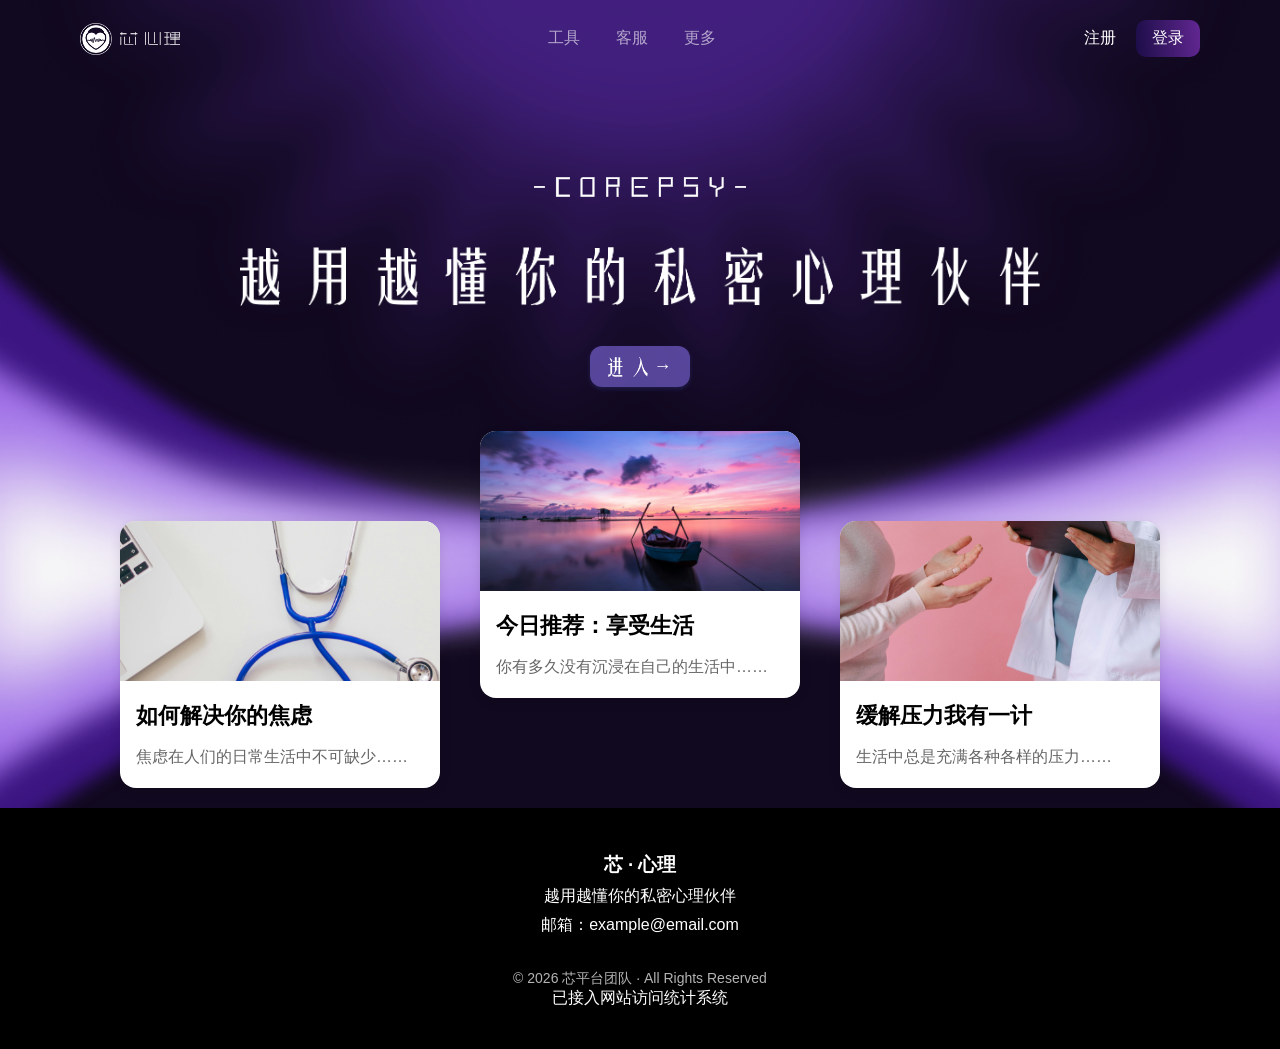
<file: index.html>
<!DOCTYPE html>
<html lang="zh">
<head>
<meta charset="UTF-8">
<meta name="viewport" content="width=device-width, initial-scale=1.0">
<title>芯 · 心理</title>
<link rel="icon" href="icon/黑色单logo.svg" type="image/svg+xml">
<link rel="stylesheet" href="css/indexn.css">

</head>

<body>
<img src="bg/太阳.png" class="top-bg">

<header class="header">
    <div class="logo">
    <img src="icon/白色单logo.svg" class="logo-icon" alt="核心logo">
    <img src="icon/白中文.svg" class="logo-font-svg" alt="装饰svg">
    </div>
        
        <div class="menu">
            <a href="#">工具</a>
            <a href="#">客服</a>
            <a href="#">更多</a>
        </div>

        <div class="auth">
            <a href="login.html?mode=register" class="register">注册</a>
            <a href="login.html?mode=login" class="login">登录</a>

        </div>
  
</header>


<section class="hero">
    <img src="icon/白英文.svg" class="english">
    <img src="photo/越用越懂你的私密心理伙伴.png" class="ziti">
    <button class="enter" onclick="location.href='denglu.html'" >
        <img src= "font/进入.png" alt="" style="width: 40px; height: 20px; vertical-align: middle;">
        →</button>
</section>
<section class="middle-img">
    <img src="bg/沙漏.png">
</section>

<section class="cards">

    <div class="card">
        <img src="photo/img1.png">
        <h3>如何解决你的焦虑</h3>
        <p>焦虑在人们的日常生活中不可缺少……</p>
    </div>

    <div class="card">
        <img src="photo/img2.png">
        <h3>今日推荐：享受生活</h3>
        <p>你有多久没有沉浸在自己的生活中……</p>
    </div>

    <div class="card">
        <img src="photo/img3.png">
        <h3>缓解压力我有一计</h3>
        <p>生活中总是充满各种各样的压力……</p>
    </div>

</section>



<footer class="footer">

<div class="footer-content">

<h3>芯 · 心理</h3>

<p>越用越懂你的私密心理伙伴</p>

<p>邮箱：example@email.com</p>

</div>

<div class="copyright">

<p>© 2026 芯平台团队 · All Rights Reserved</p>

</div>
<div class="stats">
  已接入网站访问统计系统
</div>

<script
  data-goatcounter="https://yongmon.goatcounter.com/count"
  async src="https://gc.zgo.at/count.js">
</script>
</footer>

</body>
</html>
</file>
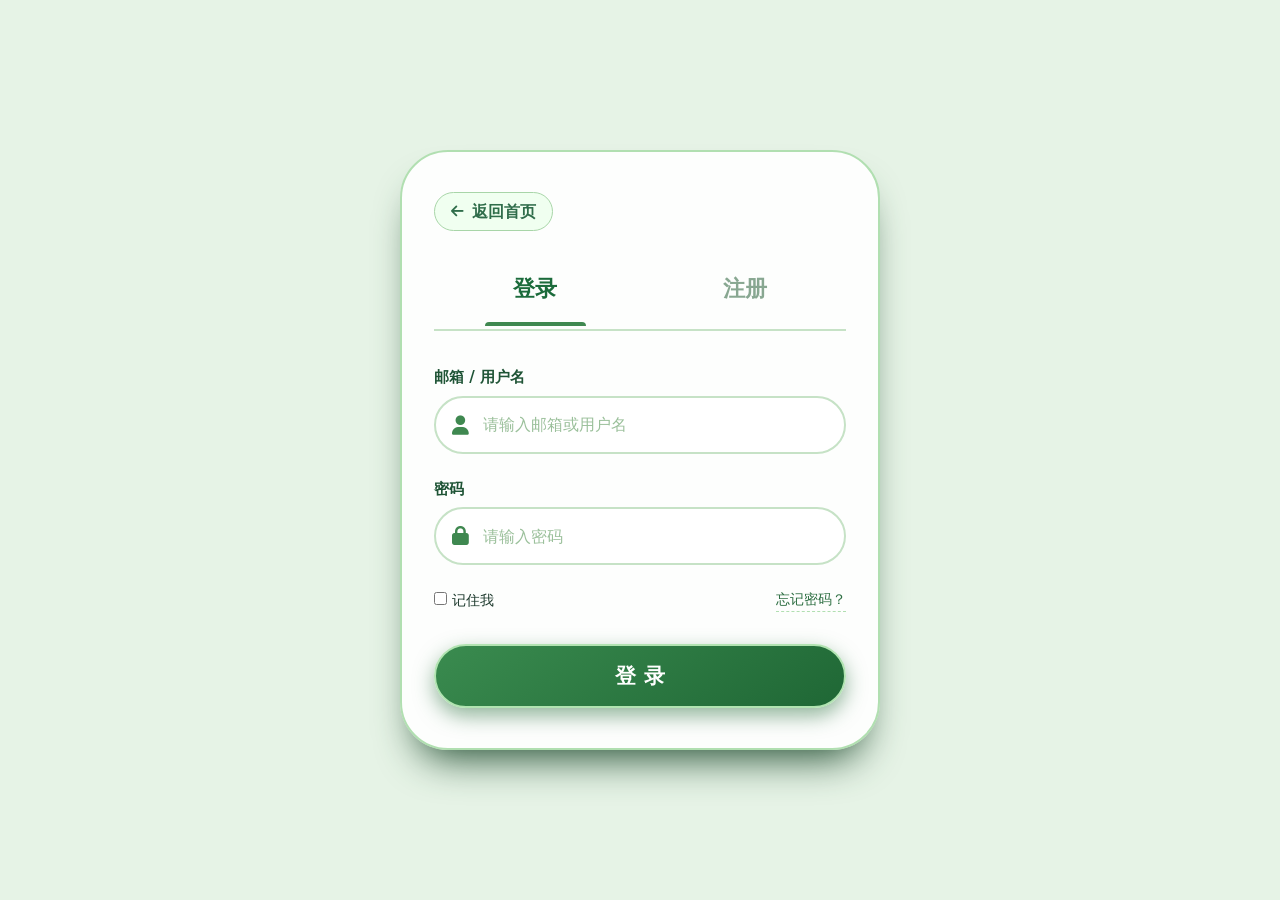
<file: auth.html>
<!DOCTYPE html>
<html lang="zh">
<head>
    <meta charset="UTF-8">
    <meta name="viewport" content="width=device-width, initial-scale=1.0, maximum-scale=1.5, user-scalable=yes">
    <title>芯 · 登录 / 注册</title>
    <!-- Font Awesome 6 图标库 -->
    <link rel="icon" href="./icon/黑色单logo.svg" type="image/svg">
    <link rel="stylesheet" href="https://cdnjs.cloudflare.com/ajax/libs/font-awesome/6.0.0-beta3/css/all.min.css">
    <style>
        * {
            margin: 0;
            padding: 0;
            box-sizing: border-box;
            font-family: system-ui, -apple-system, 'Segoe UI', Roboto, 'Helvetica Neue', 'Noto Sans', sans-serif;
        }

        body {
            background-color: #e6f3e6;
            color: #1e3a2e;
            line-height: 1.5;
            min-height: 100vh;
            display: flex;
            align-items: center;
            justify-content: center;
            padding: 1.5rem;
        }

        .auth-container {
            width: 100%;
            max-width: 480px;
            background: rgba(255, 255, 255, 0.9);
            backdrop-filter: blur(12px);
            -webkit-backdrop-filter: blur(12px);
            border-radius: 48px;
            padding: 2.5rem 2rem;
            box-shadow: 0 25px 40px -18px #1e4a2e;
            border: 2px solid #b1dfb1;
        }

        .back-home {
            display: inline-flex;
            align-items: center;
            gap: 0.5rem;
            color: #2f6d4a;
            text-decoration: none;
            font-weight: 600;
            margin-bottom: 1.8rem;
            transition: 0.2s;
            font-size: 1rem;
            border: 1px solid #a8d5a8;
            padding: 0.4rem 1rem;
            border-radius: 40px;
            background: #f0fff0;
        }
        .back-home i {
            font-size: 0.9rem;
        }
        .back-home:hover {
            background: #daf0da;
            border-color: #2b7340;
            color: #18522b;
        }

        .tabs {
            display: flex;
            gap: 0.5rem;
            margin-bottom: 2.2rem;
            border-bottom: 2px solid #c6e2c6;
            padding-bottom: 0.8rem;
        }
        .tab-btn {
            flex: 1;
            background: none;
            border: none;
            padding: 0.8rem 0;
            font-size: 1.4rem;
            font-weight: 650;
            color: #3b6e4b;
            cursor: pointer;
            border-radius: 40px 40px 0 0;
            transition: 0.2s;
            position: relative;
            opacity: 0.6;
        }
        .tab-btn.active {
            opacity: 1;
            color: #1b6b3b;
        }
        .tab-btn.active::after {
            content: '';
            position: absolute;
            bottom: -10px;
            left: 25%;
            width: 50%;
            height: 4px;
            background: #3f8850;
            border-radius: 4px 4px 0 0;
        }

        .form-container {
            transition: opacity 0.2s;
        }
        .form-container.hidden {
            display: none;
        }

        .form-group {
            margin-bottom: 1.5rem;
        }
        .form-group label {
            display: block;
            margin-bottom: 0.4rem;
            font-weight: 600;
            color: #1f5436;
            font-size: 0.95rem;
        }
        .input-wrapper {
            display: flex;
            align-items: center;
            background: white;
            border: 2px solid #c6e2c6;
            border-radius: 60px;
            padding: 0.2rem 1rem;
            transition: 0.2s;
        }
        .input-wrapper:focus-within {
            border-color: #3f8850;
            box-shadow: 0 0 0 4px rgba(80, 160, 90, 0.2);
        }
        .input-wrapper i {
            color: #3f8850;
            width: 24px;
            font-size: 1.2rem;
        }
        .input-wrapper input {
            width: 100%;
            padding: 0.9rem 0.5rem;
            border: none;
            background: transparent;
            font-size: 1rem;
            outline: none;
            color: #1e3a2e;
        }
        .input-wrapper input::placeholder {
            color: #9bc09b;
            font-weight: 300;
        }

        .extra-links {
            display: flex;
            justify-content: space-between;
            align-items: center;
            margin: 1rem 0 2rem;
            font-size: 0.9rem;
        }
        .extra-links a {
            color: #2d6e42;
            text-decoration: none;
            border-bottom: 1px dashed #b1dfb1;
        }
        .extra-links a:hover {
            color: #154d27;
        }

        .submit-btn {
            width: 100%;
            background: linear-gradient(145deg, #3a8b4f, #1f6735);
            border: none;
            color: white;
            font-size: 1.3rem;
            font-weight: 700;
            padding: 1rem;
            border-radius: 60px;
            cursor: pointer;
            box-shadow: 0 8px 20px #256b3980;
            transition: 0.15s;
            border: 2px solid #b1e3b1;
        }
        .submit-btn:hover {
            background: linear-gradient(145deg, #479e5d, #2a7a40);
            transform: scale(1.01);
            box-shadow: 0 12px 24px #1b542b;
        }

        .terms {
            margin: 1.5rem 0 0.5rem;
            font-size: 0.85rem;
            color: #3b6b4b;
            text-align: center;
        }
        .terms a {
            color: #1f6735;
            font-weight: 600;
            text-decoration: none;
        }

        @media (max-width: 480px) {
            .auth-container {
                padding: 2rem 1.2rem;
            }
            .tab-btn {
                font-size: 1.2rem;
            }
        }
    </style>
</head>
<body>
    <div class="auth-container">
        <!-- 返回首页链接（确保文件名与首页一致） -->
        <a href="index.html" class="back-home"><i class="fas fa-arrow-left"></i> 返回首页</a>

        <!-- 选项卡 -->
        <div class="tabs">
            <button class="tab-btn active" id="tab-login">登录</button>
            <button class="tab-btn" id="tab-register">注册</button>
        </div>

        <!-- 登录表单（无验证，无必需属性） -->
        <div id="login-form" class="form-container">
            <form>
                <div class="form-group">
                    <label>邮箱 / 用户名</label>
                    <div class="input-wrapper">
                        <i class="fas fa-user"></i>
                        <input type="text" placeholder="请输入邮箱或用户名">
                    </div>
                </div>
                <div class="form-group">
                    <label>密码</label>
                    <div class="input-wrapper">
                        <i class="fas fa-lock"></i>
                        <input type="password" placeholder="请输入密码">
                    </div>
                </div>
                <div class="extra-links">
                    <label><input type="checkbox" style="accent-color: #3f8850;"> 记住我</label>
                    <a href="#">忘记密码？</a>
                </div>
                <button type="submit" class="submit-btn">登 录</button>
            </form>
        </div>

        <!-- 注册表单（无验证，无必需属性） -->
        <div id="register-form" class="form-container hidden">
            <form>
                <div class="form-group">
                    <label>用户名</label>
                    <div class="input-wrapper">
                        <i class="fas fa-user"></i>
                        <input type="text" placeholder="昵称或用户名">
                    </div>
                </div>
                <div class="form-group">
                    <label>电子邮箱</label>
                    <div class="input-wrapper">
                        <i class="fas fa-envelope"></i>
                        <input type="email" placeholder="your@email.com">
                    </div>
                </div>
                <div class="form-group">
                    <label>密码</label>
                    <div class="input-wrapper">
                        <i class="fas fa-lock"></i>
                        <input type="password" placeholder="至少8位">
                    </div>
                </div>
                <div class="form-group">
                    <label>确认密码</label>
                    <div class="input-wrapper">
                        <i class="fas fa-lock"></i>
                        <input type="password" placeholder="再次输入密码">
                    </div>
                </div>
                <div class="terms">
                    点击注册即表示同意 <a href="#">《用户协议》</a> 和 <a href="#">《隐私政策》</a>
                </div>
                <button type="submit" class="submit-btn">注 册</button>
            </form>
        </div>
    </div>

    <script>
        (function() {
            // 选项卡切换功能（保留）
            const tabLogin = document.getElementById('tab-login');
            const tabRegister = document.getElementById('tab-register');
            const loginFormDiv = document.getElementById('login-form');
            const registerFormDiv = document.getElementById('register-form');

            function showLogin(updateUrl = true) {
                tabLogin.classList.add('active');
                tabRegister.classList.remove('active');
                loginFormDiv.classList.remove('hidden');
                registerFormDiv.classList.add('hidden');
                if (updateUrl) {
                    const url = new URL(window.location);
                    url.searchParams.set('mode', 'login');
                    window.history.replaceState({}, '', url);
                }
            }

            function showRegister(updateUrl = true) {
                tabRegister.classList.add('active');
                tabLogin.classList.remove('active');
                registerFormDiv.classList.remove('hidden');
                loginFormDiv.classList.add('hidden');
                if (updateUrl) {
                    const url = new URL(window.location);
                    url.searchParams.set('mode', 'register');
                    window.history.replaceState({}, '', url);
                }
            }

            tabLogin.addEventListener('click', () => showLogin(true));
            tabRegister.addEventListener('click', () => showRegister(true));

            // 根据 URL 参数初始化显示
            const urlParams = new URLSearchParams(window.location.search);
            const mode = urlParams.get('mode');
            if (mode === 'register') {
                showRegister(false);
            } else {
                showLogin(false);
                if (!mode) {
                    // 清除可能残留的 mode 参数
                    const url = new URL(window.location);
                    if (url.searchParams.has('mode')) {
                        url.searchParams.delete('mode');
                        window.history.replaceState({}, '', url);
                    }
                }
            }

            // ===== 新增：纯静态登录/注册处理 =====
            // 登录表单提交：弹出提示并跳转回首页
            document.querySelector('#login-form form').addEventListener('submit', function(e) {
                e.preventDefault();  // 阻止页面刷新
                alert('登录成功！(演示)');
                window.location.href = 'index.html';  // 跳转回首页（请确保文件名正确）
            });

            // 注册表单提交：弹出提示并跳转回首页
            document.querySelector('#register-form form').addEventListener('submit', function(e) {
                e.preventDefault();
                alert('注册成功！(演示)');
                window.location.href = 'index.html';
            });
        })();
    </script>
</body>
</html>
</file>
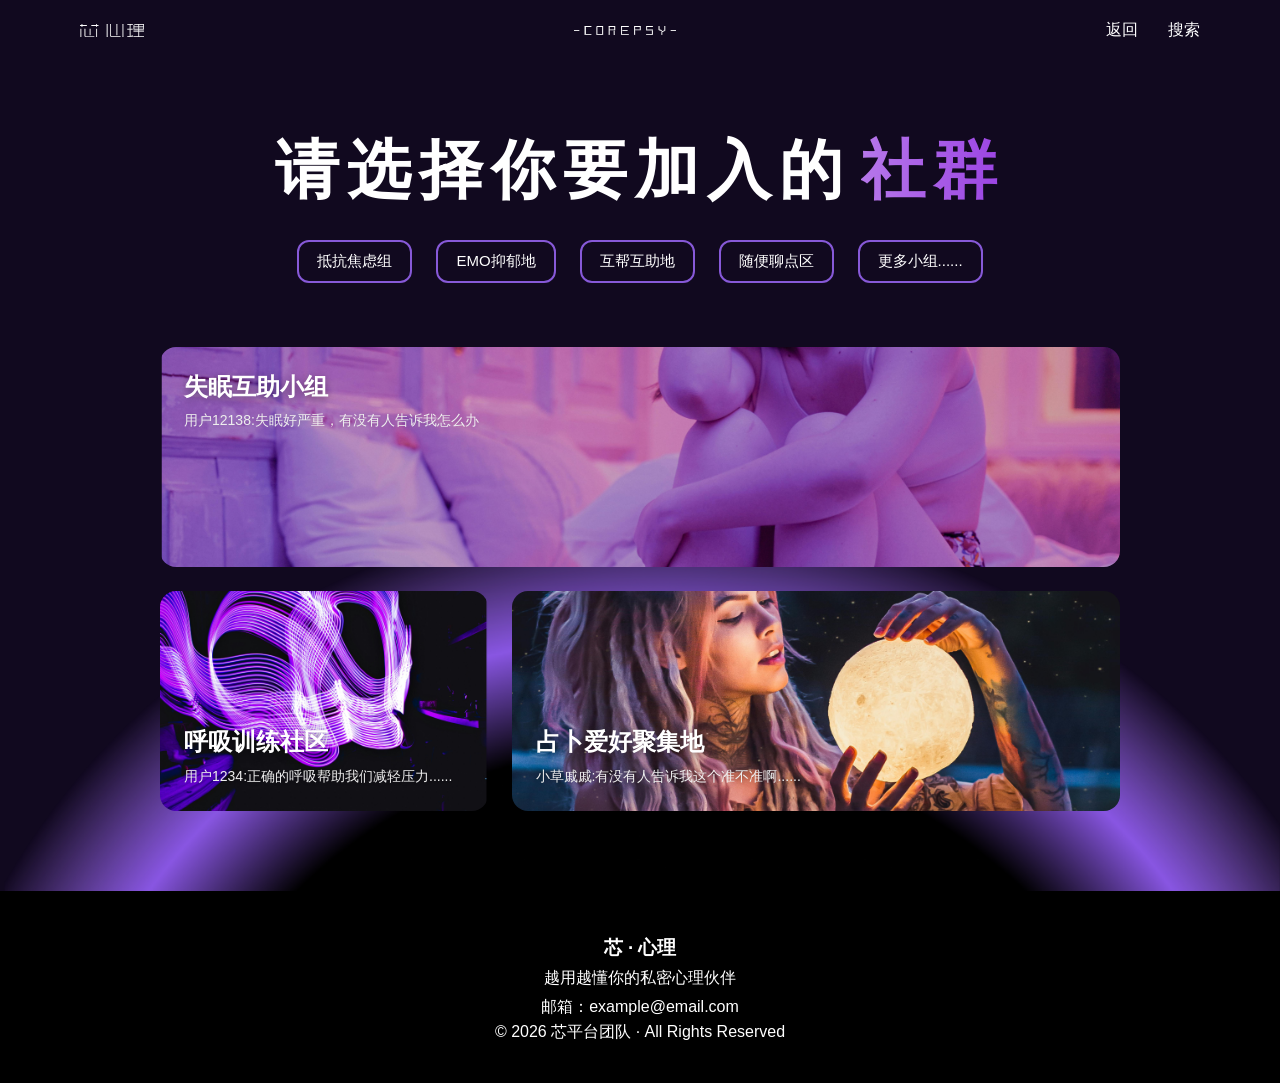
<file: community.html>
<!DOCTYPE html>
<html lang="zh">
<head>
<meta charset="UTF-8">
<meta name="viewport" content="width=device-width, initial-scale=1.0">
<title>芯 · 心理</title>
<link rel="icon" href="icon/黑色单logo.svg" type="image/svg+xml">
<link rel="stylesheet" href="css/community.css">
</head>
<body>
  <!-- 新增页面容器 -->
  <div class="page-container">
    <!-- 新增内容包裹层 -->
    <div class="content-wrap">
      <header class="header">
        <img src="icon/白中文.svg" class="logo-font-c" alt="装饰svg1">
        <img src="icon/白英文.svg" class="logo-font-e" alt="装饰svg0">
        <div class="header-right">
          <a href="#" class="nav-link" id="backBtn">返回</a>
          <script>
              document.getElementById('backBtn').addEventListener('click', function(e) {
                  e.preventDefault();
                  window.history.back();
              });
          </script>
          <a href="#" class="nav-link">搜索</a>
        </div>
      </header>
      <section class="hero">
          <div class="hero-content">
              <div class="title-group">
                  <h1 class="hero-title">请选择你要加入的</h1>
                  <h1 class="hero-title-community">社群</h1>
              </div>
              <div class="hero-btn">
                  <button class="back-btn">抵抗焦虑组</button>
                  <button class="back-btn">EMO抑郁地</button>
                  <button class="back-btn">互帮互助地</button>
                  <button class="back-btn">随便聊点区</button>
                  <button class="back-btn">更多小组......</button>
              </div>
          </div>
      </section>
      <section class="middle-img">
          <img src="bg/半圆.png">
      </section>
      <section class="cards">
        <a href="#" class="card">
            <img src="bg/失眠.png">
            <div class="card-text">
                <h3 class="card-title">失眠互助小组</h3>
                <p class="card-desc">用户12138:失眠好严重，有没有人告诉我怎么办</p>
            </div>
        </a>
        <a href="#" class="card">
            <img src="bg/呼吸.png">
            <div class="card-text1">
            <h3 class="card-title">呼吸训练社区</h3>
            <p class="card-desc">用户1234:正确的呼吸帮助我们减轻压力......</p>
    </div>
        </a>
        <a href="#" class="card">
            <img src="bg/占卜.png">
            <div class="card-text1">
            <h3 class="card-title">占卜爱好聚集地</h3>
            <p class="card-desc">小草戚戚:有没有人告诉我这个准不准啊......</p>
    </div>
        </a>
      </section>
    </div>
    <!-- 页脚放在容器内 -->
    <footer class="footer">
      <div class="footer-content">
        <h3>芯 · 心理</h3>
        <p>越用越懂你的私密心理伙伴</p>
        <p>邮箱：example@email.com</p>
      </div>
      <div class="copyright">
        <p>© 2026 芯平台团队 · All Rights Reserved</p>
      </div>
    </footer>
  </div>
</body>
</html>
</file>
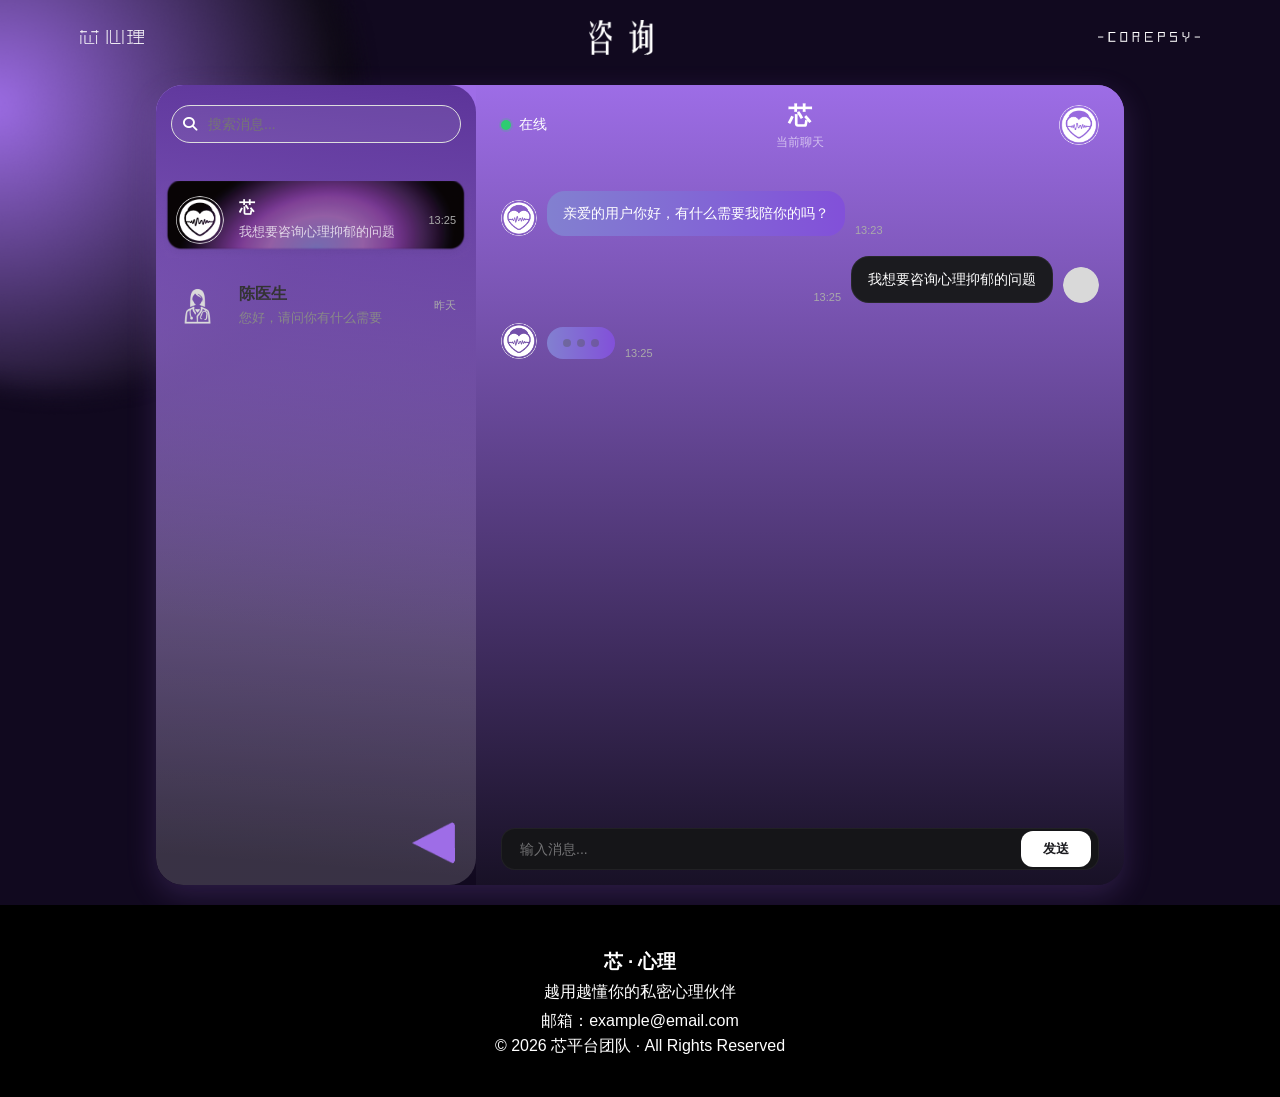
<file: consult.html>
<!DOCTYPE html>
<html lang="zh">
<head>
<meta charset="UTF-8">
<link rel="stylesheet" href="https://cdnjs.cloudflare.com/ajax/libs/font-awesome/6.5.0/css/all.min.css">
<meta name="viewport" content="width=device-width, initial-scale=1.0">
<title>芯 · 心理</title>
<link rel="icon" href="icon/黑色单logo.svg" type="image/svg+xml">
<link rel="stylesheet" href="css/consult.css">
</head>
<body>
    <img src="bg/左上角.png" class="top-bg">
    <header class="header">
    <img src="icon/白中文.svg" class="logo-font-c" alt="装饰svg1">
    <img src="font/咨询.png" class="logo-font-c">
    <img src="icon/白英文.svg" class="logo-font-e" alt="装饰svg0">
    </header>

        <!-- 主要聊天区域 -->
    <main class="chat-main">
        <!-- 左侧：最近消息列表 -->
        <aside class="chat-sidebar">
            <div class="sidebar-header">
                <button class="back-btn" aria-label="返回" >
                    
                </button>
                <div class="search-box">
                    <i class="fas fa-search search-icon"></i>
                    <input type="text" placeholder="搜索消息...">
                </div>
            </div>
            <div class="recent-list">
                <div class="recent-item active">
                    <img src="icon/白色单logo.svg" alt="头像" class="avatar">
                    <div class="recent-info">
                        <h4>芯</h4>
                        <p>我想要咨询心理抑郁的问题</p>
                    </div>
                    <span class="time">13:25</span>
                </div>
                <div class="recent-item">
                    <img src="bg/女医生.png" alt="头像" class="avatar">
                    <div class="recent-info">
                        <h4>陈医生</h4>
                        <p>您好，请问你有什么需要</p>
                    </div>
                    <span class="time">昨天</span>
                </div>
                <!-- 更多最近消息... -->
            </div>
        </aside>

        <!-- 右侧：聊天主界面 -->
        <section class="chat-area">
            <!-- 状态栏 -->
            <div class="chat-status-bar">
                <div class="status-left">
                    <span class="status-indicator online"></span>  <!-- 在线状态点 -->
                    <span class="status-text">在线</span>
                </div>
                <div class="status-center">
                    <span class="chat-name">芯</span>
                    <span class="subtitle">当前聊天</span>
                </div>
                <div class="status-right">
                    <img src="icon/白色单logo.svg" alt="对方头像" class="chat-avatar">
                </div>
            </div>

            <!-- 消息记录区域 -->
            <div class="messages-container" id="messageContainer">
                <div class="message received">
                    <img src="icon/白色单logo.svg" alt="头像" class="msg-avatar">
                    <div class="msg-bubble">亲爱的用户你好，有什么需要我陪你的吗？</div>
                    <span class="msg-time">13:23</span>
                </div>
                <div class="message sent">
                    <img src="bg/user.png" alt="我的头像" class="msg-avatar"> 
                    <div class="msg-bubble">我想要咨询心理抑郁的问题</div>
                    <span class="msg-time">13:25</span>
                   
                </div>
             <div class="message received">
                    <img src="icon/白色单logo.svg" alt="头像" class="msg-avatar">
                    <div class="msg-bubble thinking">
                        <span class="dot"></span>
                        <span class="dot"></span>
                        <span class="dot"></span>
                    </div>
                    <span class="msg-time">13:25</span>
            </div>
        
        </div>

            <!-- 消息输入框 -->
            <div class="message-input-area">
               <div class="input-box">
                 <input type="text" id="messageInput" placeholder="输入消息...">
                 <button class="send-btn" id="sendBtn">发送</button>
               </div>
            </div>
        </section>
    </main>


<footer class="footer">

<div class="footer-content">

<h3>芯 · 心理</h3>

<p>越用越懂你的私密心理伙伴</p>

<p>邮箱：example@email.com</p>

</div>

<div class="copyright">

<p>© 2026 芯平台团队 · All Rights Reserved</p>

</div>

</footer>

 <!-- 简单的JavaScript实现发送消息（静态演示，刷新后消失） -->
    <script>
        (function() {
            // 获取DOM元素
            const messageContainer = document.getElementById('messageContainer');
            const messageInput = document.getElementById('messageInput');
            const sendBtn = document.getElementById('sendBtn');

            // 发送消息函数
            function sendMessage() {
                const text = messageInput.value.trim();
                if (text === '') return;  // 不发送空消息

                // 创建新的消息div (自己发送，所以用sent类)
                const newMessage = document.createElement('div');
                newMessage.className = 'message sent';

                // 我的头像
                const avatarImg = document.createElement('img');
                avatarImg.src = 'bg/user.png';
                avatarImg.alt = '我的头像';
                avatarImg.className = 'msg-avatar';

                // 气泡
                const bubbleDiv = document.createElement('div');
                bubbleDiv.className = 'msg-bubble';
                bubbleDiv.textContent = text;

                // 时间
                const timeSpan = document.createElement('span');
                timeSpan.className = 'msg-time';
                const now = new Date();
                const hours = now.getHours().toString().padStart(2, '0');
                const minutes = now.getMinutes().toString().padStart(2, '0');
                timeSpan.textContent = `${hours}:${minutes}`;

                // 按sent的结构依次添加：头像、气泡、时间 (因为flex-direction: row-reverse，顺序不影响视觉，但为了语义按DOM顺序)
                newMessage.appendChild(avatarImg);
                newMessage.appendChild(bubbleDiv);
                newMessage.appendChild(timeSpan);

                // 插入到容器中
                messageContainer.appendChild(newMessage);

                // 清空输入框
                messageInput.value = '';

                // 滚动到最新消息
                messageContainer.scrollTop = messageContainer.scrollHeight;
            }

            // 绑定发送按钮点击事件
            sendBtn.addEventListener('click', function(e) {
                e.preventDefault();  // 防止任何可能的表单提交
                sendMessage();
            });

            // 绑定回车键
            messageInput.addEventListener('keypress', function(e) {
                if (e.key === 'Enter') {
                    e.preventDefault();  // 防止换行或提交
                    sendMessage();
                }
            });

           

            // 左侧返回按钮演示
            document.querySelector('.back-btn').addEventListener('click',function(){
                        window.history.go(-1);
                    })

            // 搜索框演示（不实际搜索）
            document.querySelector('.search-box input').addEventListener('input', function() {
                // 静默，不做处理，仅展示
            });
        })();
    </script>
    <!-- 说明：这是一个静态演示页面，所有发送的消息只存在于当前DOM，刷新页面即重置。头像已为您在sent消息中添加。 -->
</body>

</html>
</file>
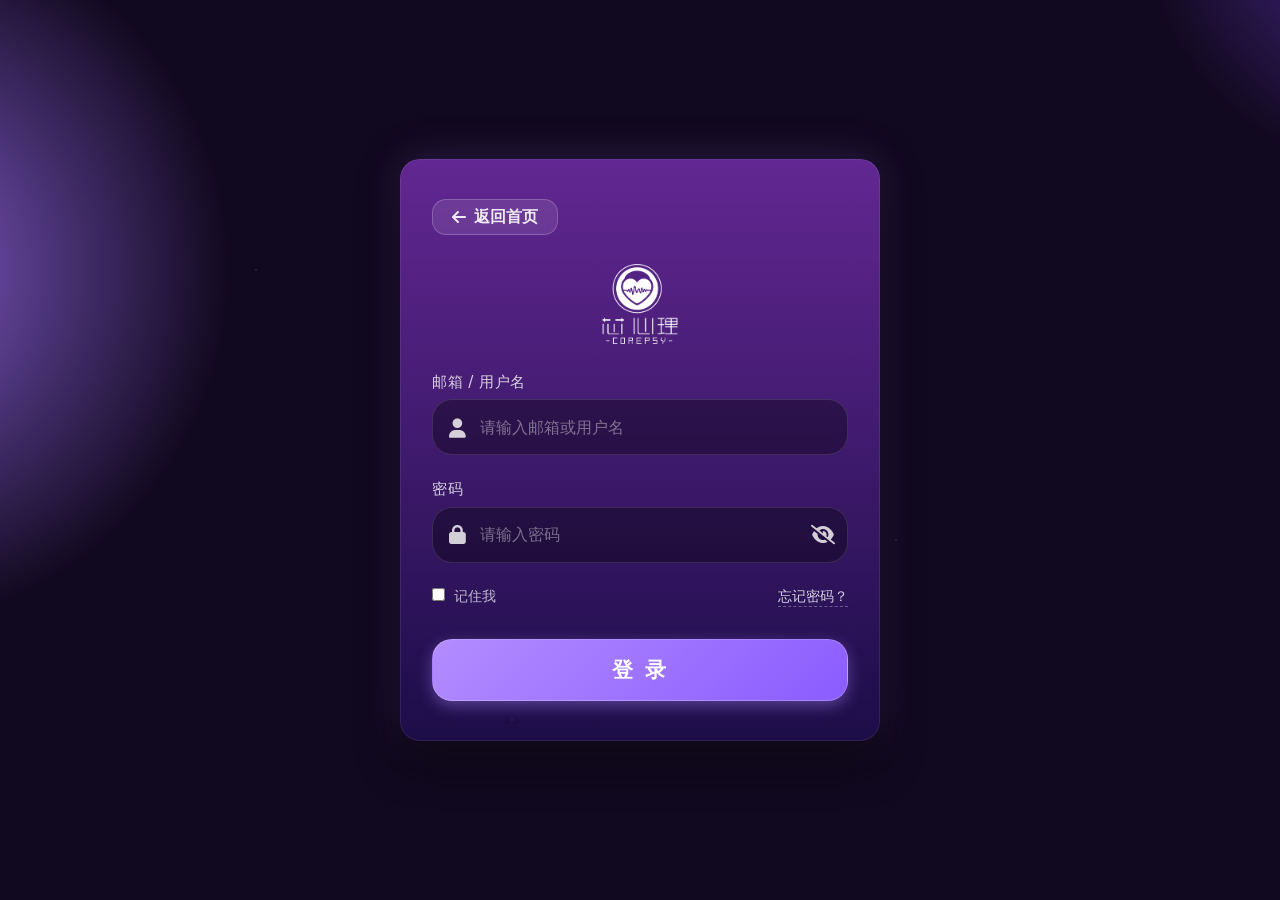
<file: denglu.html>
<!DOCTYPE html>
<html lang="zh">
<head>
    <meta charset="UTF-8">
    <meta name="viewport" content="width=device-width, initial-scale=1.0, maximum-scale=1.5, user-scalable=yes">
    <title>芯 · 心理</title>
    <!-- Font Awesome 6 图标库 -->
    <link rel="icon" href="icon/黑色单logo.svg" type="image/svg">
    <link rel="stylesheet" href="https://cdnjs.cloudflare.com/ajax/libs/font-awesome/6.0.0-beta3/css/all.min.css">
    <link rel="stylesheet" href="css/login.css">
</head>
<body>
    <div class="auth-container">
        <!-- 返回首页链接（确保文件名与首页一致） -->
        <a href="indexn.html" class="back-home"><i class="fas fa-arrow-left"></i> 返回首页</a>

        <!--logo图片-->
        <div class="form-logo">
            <img src="icon/白色带文字.svg" alt="Logo">
        </div>
        <!-- 选项卡 -->
        

        <!-- 登录表单（无验证，无必需属性） -->
        <div id="login-form" class="form-container">
            <form>
                <div class="form-group">
                    <label>邮箱 / 用户名</label>
                    <div class="input-wrapper">
                        <i class="fas fa-user"></i>
                        <input type="text" placeholder="请输入邮箱或用户名">
                    </div>
                </div>
                <div class="form-group">
                    <label>密码</label>
                    <div class="input-wrapper">
                        <i class="fas fa-lock"></i>
                        <input type="password" placeholder="请输入密码">
                        <i class="fas fa-eye-slash toggle-password" id="toggle-login"></i>
                    </div>
                </div>
                <div class="extra-links">
                    <label><input type="checkbox" style="accent-color: rgba(165,116,255,0.8);"> 记住我</label>
                    <a href="#">忘记密码？</a>
                </div>
                <button type="submit" class="submit-btn">登 录</button>
            </form>
        </div>
  
    </div>

   <script>
    document.querySelector('#login-form form').addEventListener('submit', function(e) {
    e.preventDefault();
    alert('登录成功！');
    window.location.href = 'explore.html';
    });
    // 密码可见性切换
document.querySelectorAll('.toggle-password').forEach(icon => {
    icon.addEventListener('click', function(e) {
        // 获取当前图标前面的 input 元素（图标紧跟在 input 后面）
        const input = this.previousElementSibling;
        if (input && input.type === 'password') {
            input.type = 'text';
            this.classList.remove('fa-eye-slash');
            this.classList.add('fa-eye');
        } else if (input) {
            input.type = 'password';
            this.classList.remove('fa-eye');
            this.classList.add('fa-eye-slash');
        }
    });
});
</script>
</body>
</html>
</file>
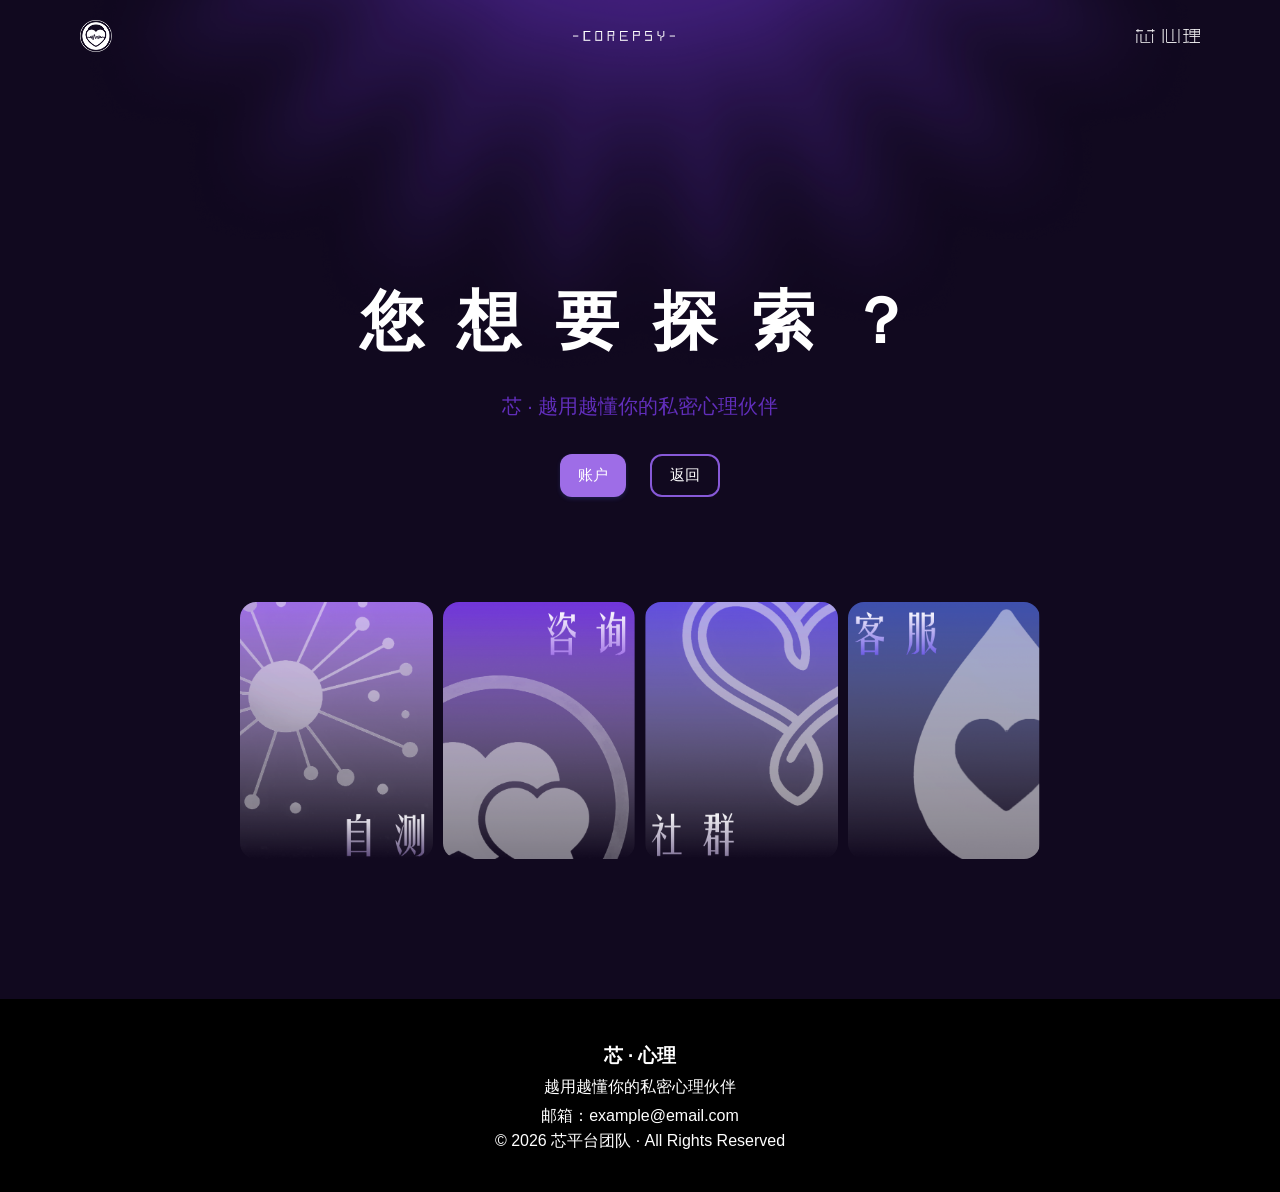
<file: explore.html>
<!DOCTYPE html><!--告诉浏览器这是 HTML5。-->
<html lang="zh">
<head>
<meta charset="UTF-8">
<meta name="viewport" content="width=device-width, initial-scale=1.0">
<title>芯 · 心理</title>
<link rel="icon" href="icon/黑色单logo.svg" type="image/svg+xml">
<link rel="stylesheet" href="css/explore.css">
</head>
<body>
    <img src="bg/太阳.png" class="top-bg">
    <header class="header">
   
    <img src="icon/白色单logo.svg" class="logo-icon" alt="核心logo">
    <img src="icon/白英文.svg" class="logo-font-e" alt="装饰svg0">
    <img src="icon/白中文.svg" class="logo-font-c" alt="装饰svg1">
    

    </header>
    
    <section class="hero1">
        <div class="hero1-content">
            <h1 class="hero1-title">您 想 要 探 索 ？</h1>
            <p class="hero1-subtitle">芯 · 越用越懂你的私密心理伙伴</p>

            <div class="hero1-btn">
                <button class="account">账户</button>
                <button class="back-btn">返回</button>
                <script>
                    document.querySelector('.back-btn').addEventListener('click',function(){
                        window.history.go(-1);
                    })
                </script>
            </div>
        </div>
    </section>

 <section class="cards">
    <a href="#" class="card">
        <img src="bg/自测.png">
    </a>
    <a href="consult.html" class="card">
        <img src="bg/咨询.png">
    </a>
    <a href="community.html" class="card">
        <img src="bg/社群.png">
    </a>
    <a href="#" class="card">
        <img src="bg/客服.png">
    </a>
</section>


<footer class="footer">

<div class="footer-content">

<h3>芯 · 心理</h3>

<p>越用越懂你的私密心理伙伴</p>

<p>邮箱：example@email.com</p>

</div>

<div class="copyright">

<p>© 2026 芯平台团队 · All Rights Reserved</p>

</div>

</footer>
</body>

</html>
</file>
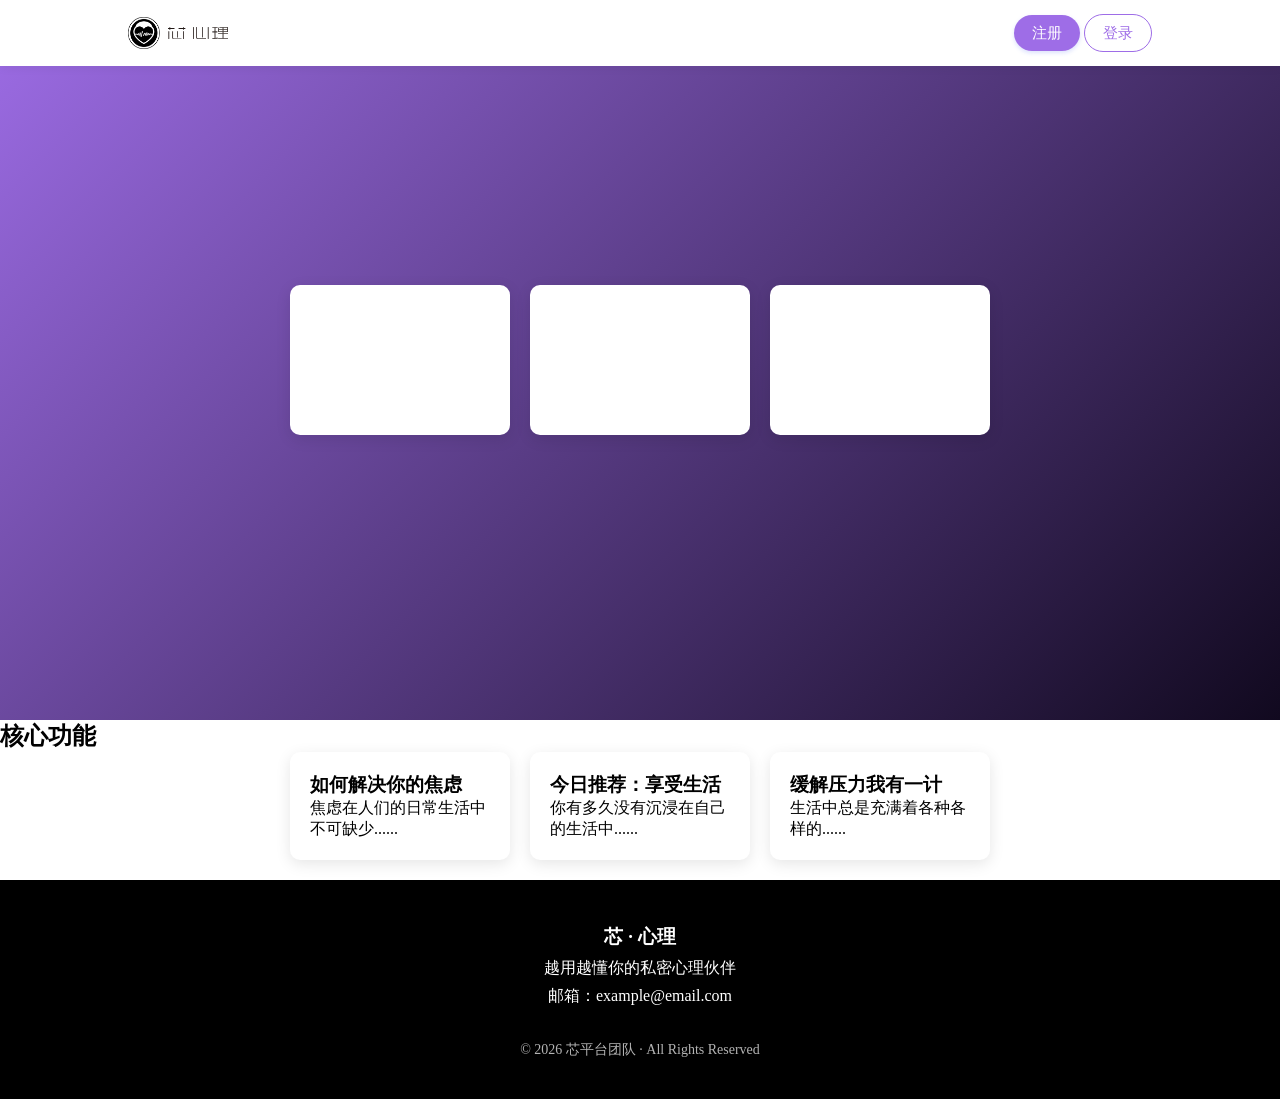
<file: index01.html>
<!DOCTYPE html><!--告诉浏览器这是 HTML5。-->
<html lang="zh">
<!--
   网站配置区域：
   字符编码 标题 样式文件
-->
<head>
<meta charset="UTF-8">
<meta name="viewport" content="width=device-width, initial-scale=1.0">
<title>芯 · 心理</title>
<link rel="icon" href="./icon/黑色单logo.svg" type="image/svg+xml">
<link rel="stylesheet" href="css/style.css">

</head>

<body>
<!--- 页头部分 -->
<header class="header">
<div class="logo">
    <img src="/icon/黑色单logo.svg" class="logo-icon" alt="核心logo">
    <!-- <span class="logo-text">芯 · 心理</span> -->
    <img src="/font/中文.svg" class="logo-font-svg" alt="装饰svg">
</div>
<!--导航-->
<!-- <nav>

<a href="#">首页</a>
<a href="#about">项目背景</a>
<a href="#solution">解决方案</a>
<a href="#features">核心功能</a>
<a href="#demo">Demo</a>
<a href="#team">团队</a>

<a href="#features">工具</a>
<a href="#demo">客服</a>
<a href="#team">更多</a>
</nav> -->

<div class="auth-buttons">
    <a href="login.html?mode=register" class="register-btn">注册</a>
    <a href="login.html?mode=login" class="login-btn">登录</a>
</div>

</header>
<!--首页广告语区-->
<section class="hero">
<!-- <h1>芯 · AI心理健康平台</h1>
<p>AI与大数据驱动的新一代心理支持系统</p>
<button>了解项目</button> -->
<!-- <img src="/font/英文.svg" class="slogan"> -->

    <div class="card-container">
        <div class="card">
            <h3>如何解决你的焦虑</h3>
            <p>焦虑在人们的日常生活中不可缺少......</p>
        </div>

        <div class="card">
            <h3>今日推荐：享受生活</h3>
            <p>
                你有多久没有沉浸在自己的生活中......
            </p>
        </div>
        <div class="card">
            <h3>缓解压力我有一计</h3>
            <p>生活中总是充满着各种各样的......</p>
        </div>

</section>

<!--功能卡片区-->
<section class="features">
    <h2>核心功能</h2>
    <div class="card-container">
        <div class="card">
            <h3>如何解决你的焦虑</h3>
            <p>焦虑在人们的日常生活中不可缺少......</p>
        </div>

        <div class="card">
            <h3>今日推荐：享受生活</h3>
            <p>
                你有多久没有沉浸在自己的生活中......
            </p>
        </div>
        <div class="card">
            <h3>缓解压力我有一计</h3>
            <p>生活中总是充满着各种各样的......</p>
        </div>

</div>
    </div>
</section>

<footer class="footer">

<div class="footer-content">

<h3>芯 · 心理</h3>

<p>越用越懂你的私密心理伙伴</p>

<p>邮箱：example@email.com</p>

</div>

<div class="copyright">

<p>© 2026 芯平台团队 · All Rights Reserved</p>

</div>

</footer>
</body>

</html>
</file>
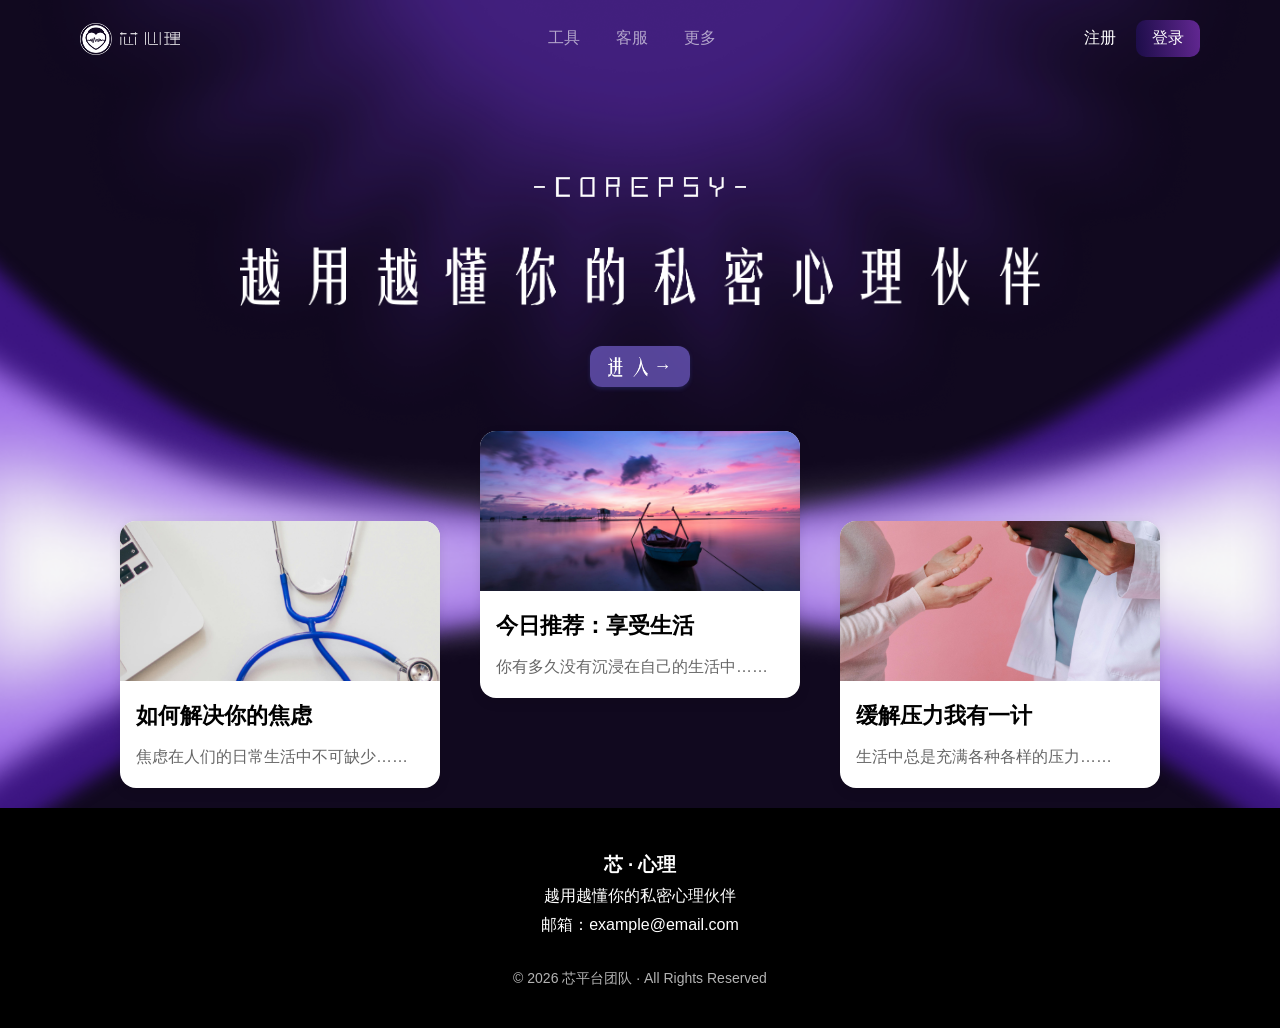
<file: indexn.html>
<!DOCTYPE html>
<html lang="zh">
<head>
<meta charset="UTF-8">
<meta name="viewport" content="width=device-width, initial-scale=1.0">
<title>芯 · 心理</title>
<link rel="icon" href="icon/黑色单logo.svg" type="image/svg+xml">
<link rel="stylesheet" href="css/indexn.css">

</head>

<body>
<img src="bg/太阳.png" class="top-bg">

<header class="header">
    <div class="logo">
    <img src="icon/白色单logo.svg" class="logo-icon" alt="核心logo">

    <img src="icon/白中文.svg" class="logo-font-svg" alt="装饰svg">
    </div>
        
        <div class="menu">
            <a href="#">工具</a>
            <a href="#">客服</a>
            <a href="#">更多</a>
        </div>

        <div class="auth">
            <a href="login.html?mode=register" class="register">注册</a>
            <a href="login.html?mode=login" class="login">登录</a>

        </div>
  
</header>


<section class="hero">
    <img src="icon/白英文.svg" class="english">
    <img src="photo/越用越懂你的私密心理伙伴.png" class="ziti">
    <button class="enter" onclick="location.href='denglu.html'" >
        <img src= "font/进入.png" alt="" style="width: 40px; height: 20px; vertical-align: middle;">
        →</button>
</section>
<section class="middle-img">
    <img src="bg/沙漏.png">
</section>

<section class="cards">

    <div class="card">
        <img src="photo/img1.png">
        <h3>如何解决你的焦虑</h3>
        <p>焦虑在人们的日常生活中不可缺少……</p>
    </div>

    <div class="card">
        <img src="photo/img2.png">
        <h3>今日推荐：享受生活</h3>
        <p>你有多久没有沉浸在自己的生活中……</p>
    </div>

    <div class="card">
        <img src="photo/img3.png">
        <h3>缓解压力我有一计</h3>
        <p>生活中总是充满各种各样的压力……</p>
    </div>

</section>



<footer class="footer">

<div class="footer-content">

<h3>芯 · 心理</h3>

<p>越用越懂你的私密心理伙伴</p>

<p>邮箱：example@email.com</p>

</div>

<div class="copyright">

<p>© 2026 芯平台团队 · All Rights Reserved</p>

</div>

</footer>

</body>
</html>
</file>
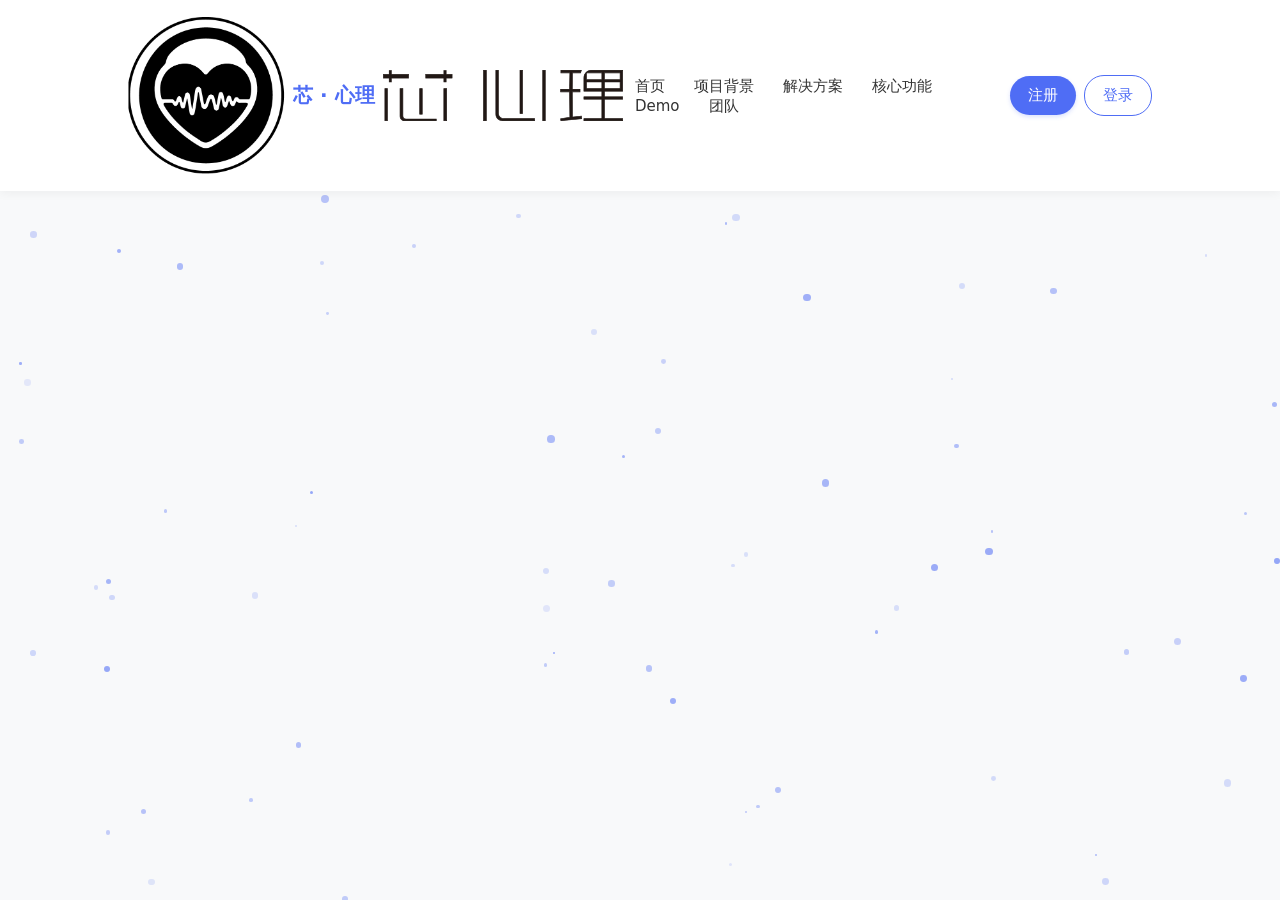
<file: lizi.html>
<!DOCTYPE html>
<html lang="zh">
<head>
<meta charset="UTF-8">
<meta name="viewport" content="width=device-width, initial-scale=1.0">
<title>芯 · 心理 - 粒子浮动背景</title>
<link rel="icon" href="./icon/黑色单logo.svg" type="image/svg+xml">
<style>
/* 重置默认样式 */
* {
  margin: 0;
  padding: 0;
  box-sizing: border-box;
}

/* 粒子容器：全屏背景，层级低于所有内容 */
#particle-container {
  position: fixed;
  top: 0;
  left: 0;
  width: 100vw;
  height: 100vh;
  background: #f8f9fa; /* 页面底色，可根据你的网站调整 */
  z-index: -1; /* 确保粒子在所有内容下方 */
  overflow: hidden; /* 防止粒子溢出屏幕 */
}

/* 给body加顶部内边距，避免内容被fixed header遮挡 */
body {
  padding-top: 80px;
  font-family: system-ui, -apple-system, sans-serif;
}

/* ===== 原有导航栏样式（保留）===== */
.header{
  position:fixed;
  top:0;
  left:0;
  width:100%;
  display:flex;
  justify-content:space-between;
  align-items:center;
  padding:15px 10%;
  background:white;
  box-shadow:0 2px 10px rgba(0,0,0,0.05);
  z-index:1000;
}

.logo {
  font-weight:bold;
  font-size:20px;
  color:#4f6df5;
  white-space: nowrap;
  display: flex;
  align-items: center;
  gap: 8px;
  flex-shrink: 0;
  padding: 2px 0;
}

nav a{
  margin:0 12px;
  text-decoration:none;
  color:#333;
  font-size:15px;
}

nav a:hover{
  color:#4f6df5;
}

/* 按钮样式（保留） */
.auth-buttons {
  display: flex;
  align-items: center;
  gap: 8px;
  flex-shrink: 0;
}

.login-btn {
  background: white;
  color: #4f6df5;
  border: 1px solid #4f6df5;
  padding: 10px 18px;
  border-radius: 20px;
  cursor: pointer;
  font-size: 15px;
  white-space: nowrap;
  transition: all 0.2s ease;
  flex-shrink: 0;
  text-decoration: none;
  display: inline-block;
  -webkit-tap-highlight-color: transparent;
}

.login-btn:hover {
  background: #f5f7ff;
  border-color: #3a57e8;
}

.register-btn {
  background: #4f6df5;
  color: white;
  border: none;
  padding: 10px 18px;
  border-radius: 20px;
  cursor: pointer;
  font-size: 15px;
  white-space: nowrap;
  transition: all 0.2s ease;
  flex-shrink: 0;
  box-shadow: 0 2px 4px rgba(79, 109, 245, 0.2);
  text-decoration: none;
  display: inline-block;
  -webkit-tap-highlight-color: transparent;
}

.register-btn:hover {
  background: #3a57e8;
  box-shadow: 0 4px 8px rgba(79, 109, 245, 0.3);
  transform: translateY(-1px);
}
</style>
</head>
<body>
<!-- 粒子容器（放在最顶部，不影响其他内容） -->
<div id="particle-container"></div>

<!-- 原有导航栏（保留） -->
<header class="header">
  <div class="logo">
    <img src="/icon/黑色单logo.svg" class="logo-icon">
    <span class="logo-text">芯 · 心理</span>
    <img src="/font/中文.svg" class="logo-font-svg">
  </div>
  <nav>
    <a href="#">首页</a>
    <a href="#about">项目背景</a>
    <a href="#solution">解决方案</a>
    <a href="#features">核心功能</a>
    <a href="#demo">Demo</a>
    <a href="#team">团队</a>
  </nav>
  <div class="auth-buttons">
    <a href="auth.html?mode=register" class="register-btn">注册</a>
    <a href="auth.html?mode=login" class="login-btn">登录</a>
  </div>
</header>

<!-- 页面内容（示例） -->
<div style="max-width: 1200px; margin: 0 auto; padding: 20px;">
  <h1 style="color: #4f6df5; margin-bottom: 20px;">芯 · 心理 - 专业心理服务平台</h1>
  <p style="line-height: 1.8; color: #333;">粒子浮动背景不会影响内容阅读和交互，轻量级实现，性能友好～</p>
</div>

<!-- 粒子效果JS（放在body最后，不阻塞页面加载） -->
<script>
// 粒子浮动效果核心代码
class ParticleBackground {
  constructor(containerId) {
    this.container = document.getElementById(containerId);
    this.particleCount = Math.floor(window.innerWidth / 15); // 根据屏幕宽度自适应粒子数量
    this.particles = [];
    this.init();
  }

  // 初始化粒子
  init() {
    // 清空容器（防止重复创建）
    this.container.innerHTML = '';
    // 创建粒子
    for (let i = 0; i < this.particleCount; i++) {
      this.createParticle();
    }
    // 动画循环
    requestAnimationFrame(() => this.animateParticles());
  }

  // 创建单个粒子
  createParticle() {
    const particle = document.createElement('div');
    // 随机粒子样式
    const size = Math.random() * 6 + 2; // 粒子大小：2-8px
    const color = `rgba(79, 109, 245, ${Math.random() * 0.5 + 0.2})`; // 主色半透明
    const x = Math.random() * 100; // 初始X位置（百分比）
    const y = Math.random() * 100; // 初始Y位置（百分比）
    const speedX = (Math.random() - 0.5) * 0.3; // X轴速度（-0.15 ~ 0.15）
    const speedY = (Math.random() - 0.5) * 0.3; // Y轴速度（-0.15 ~ 0.15）

    // 设置粒子样式
    particle.style.cssText = `
      position: absolute;
      width: ${size}px;
      height: ${size}px;
      background: ${color};
      border-radius: 50%;
      left: ${x}%;
      top: ${y}%;
      opacity: ${Math.random() * 0.5 + 0.5};
      transition: none;
    `;

    // 存储粒子状态
    this.particles.push({
      element: particle,
      x,
      y,
      speedX,
      speedY,
      size,
      opacity: particle.style.opacity
    });

    // 添加到容器
    this.container.appendChild(particle);
  }

  // 粒子动画循环
  animateParticles() {
    this.particles.forEach(particle => {
      // 更新位置
      particle.x += particle.speedX;
      particle.y += particle.speedY;

      // 边界检测（超出屏幕后重置）
      if (particle.x < 0 || particle.x > 100) particle.speedX *= -1;
      if (particle.y < 0 || particle.y > 100) particle.speedY *= -1;

      // 应用位置到DOM
      particle.element.style.left = `${particle.x}%`;
      particle.element.style.top = `${particle.y}%`;
    });

    // 持续动画
    requestAnimationFrame(() => this.animateParticles());
  }
}

// 页面加载完成后初始化粒子效果
window.addEventListener('load', () => {
  new ParticleBackground('particle-container');
  // 窗口大小变化时重新初始化
  window.addEventListener('resize', () => {
    new ParticleBackground('particle-container');
  });
});
</script>
</body>
</html>
</file>
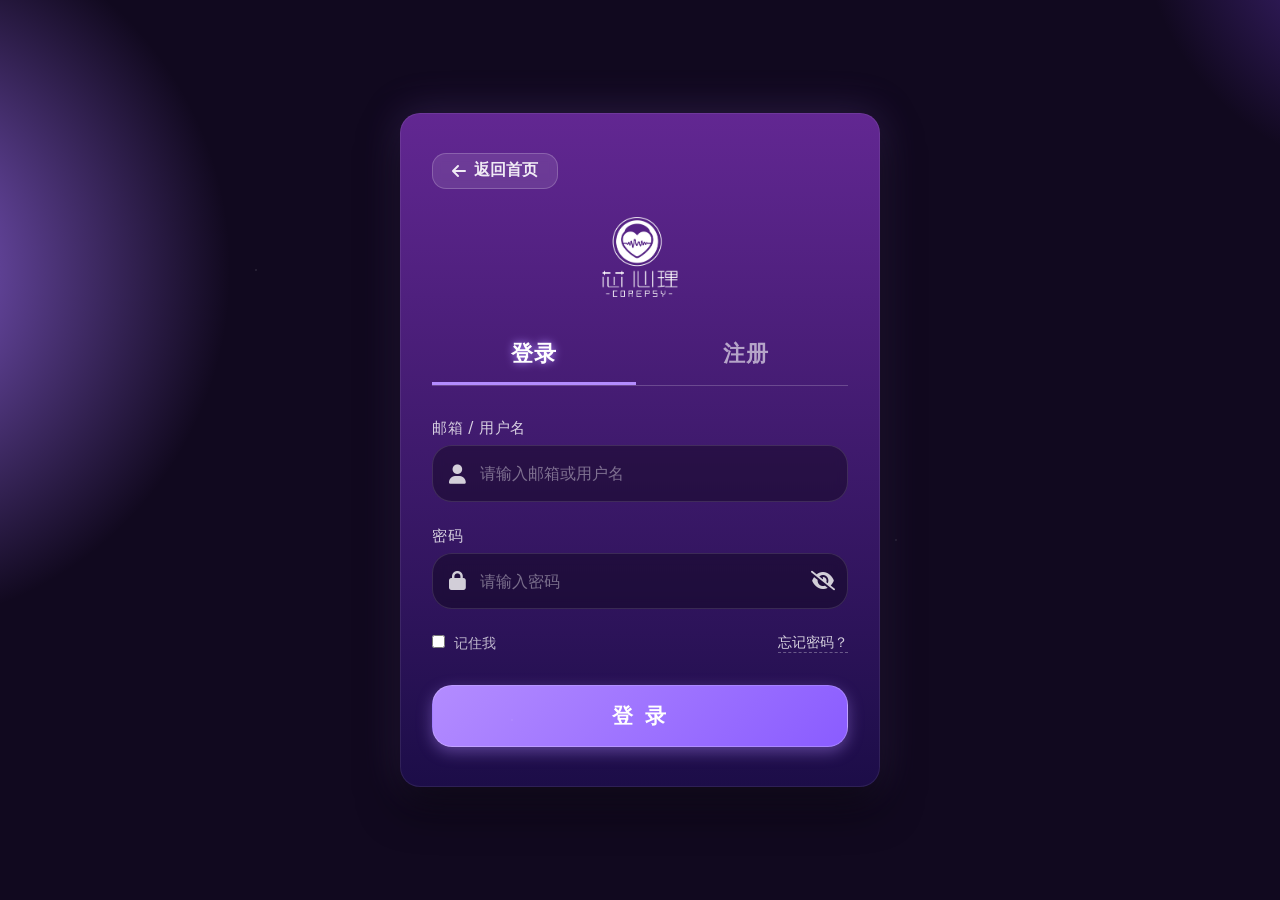
<file: login.html>
<!DOCTYPE html>
<html lang="zh">
<head>
    <meta charset="UTF-8">
    <meta name="viewport" content="width=device-width, initial-scale=1.0, maximum-scale=1.5, user-scalable=yes">
    <title>芯 · 心理</title>
    <!-- Font Awesome 6 图标库 -->
    <link rel="icon" href="icon/黑色单logo.svg" type="image/svg">
    <link rel="stylesheet" href="https://cdnjs.cloudflare.com/ajax/libs/font-awesome/6.0.0-beta3/css/all.min.css">
    <link rel="stylesheet" href="css/login.css">
</head>
<body>
    <div class="auth-container">
        <!-- 返回首页链接（确保文件名与首页一致） -->
        <a href="indexn.html" class="back-home"><i class="fas fa-arrow-left"></i> 返回首页</a>

        <!--logo图片-->
        <div class="form-logo">
            <img src="icon/白色带文字.svg" alt="Logo">
        </div>
        <!-- 选项卡 -->
        <div class="tabs">
            <button class="tab-btn active" id="tab-login">登录</button>
            <button class="tab-btn" id="tab-register">注册</button>
        </div>

        <!-- 登录表单（无验证，无必需属性） -->
        <div id="login-form" class="form-container">
            <form>
                <div class="form-group">
                    <label>邮箱 / 用户名</label>
                    <div class="input-wrapper">
                        <i class="fas fa-user"></i>
                        <input type="text" placeholder="请输入邮箱或用户名">
                    </div>
                </div>
                <div class="form-group">
                    <label>密码</label>
                    <div class="input-wrapper">
                        <i class="fas fa-lock"></i>
                        <input type="password" placeholder="请输入密码">
                          <i class="fas fa-eye-slash toggle-password" id="toggle-login"></i>
                    </div>
                </div>
                <div class="extra-links">
                    <label><input type="checkbox" style="accent-color: rgba(165,116,255,0.8);"> 记住我</label>
                    <a href="#">忘记密码？</a>
                </div>
                <button type="submit" class="submit-btn">登 录</button>
            </form>
        </div>

        <!-- 注册表单（无验证，无必需属性） -->
        <div id="register-form" class="form-container hidden">
            <form>
                <div class="form-group">
                    <label>用户名</label>
                    <div class="input-wrapper">
                        <i class="fas fa-user"></i>
                        <input type="text" placeholder="昵称或用户名">
                    </div>
                </div>
                <div class="form-group">
                    <label>电子邮箱</label>
                    <div class="input-wrapper">
                        <i class="fas fa-envelope"></i>
                        <input type="email" placeholder="your@email.com">
                    </div>
                </div>
                <div class="form-group">
                    <label>密码</label>
                    <div class="input-wrapper">
                        <i class="fas fa-lock"></i>
                        <input type="password" placeholder="至少8位">
                          <i class="fas fa-eye-slash toggle-password" id="toggle-login"></i>
                    </div>
                </div>
                <div class="form-group">
                    <label>确认密码</label>
                    <div class="input-wrapper">
                        <i class="fas fa-lock"></i>
                        <input type="password" placeholder="再次输入密码">
                        <i class="fas fa-eye-slash toggle-password" id="toggle-login"></i>
                    </div>
                </div>
                <div class="terms">
                    点击注册即表示同意 <a href="#">《用户协议》</a> 和 <a href="#">《隐私政策》</a>
                </div>
                <button type="submit" class="submit-btn">注 册</button>
            </form>
        </div>
    </div>

    <script>
        (function() {
            // 选项卡切换功能
            const tabLogin = document.getElementById('tab-login');
            const tabRegister = document.getElementById('tab-register');
            const loginFormDiv = document.getElementById('login-form');
            const registerFormDiv = document.getElementById('register-form');

            function showLogin(updateUrl = true) {
                tabLogin.classList.add('active');
                tabRegister.classList.remove('active');
                loginFormDiv.classList.remove('hidden');
                registerFormDiv.classList.add('hidden');
                if (updateUrl) {
                    const url = new URL(window.location);
                    url.searchParams.set('mode', 'login');
                    window.history.replaceState({}, '', url);
                }
            }

            function showRegister(updateUrl = true) {
                tabRegister.classList.add('active');
                tabLogin.classList.remove('active');
                registerFormDiv.classList.remove('hidden');
                loginFormDiv.classList.add('hidden');
                if (updateUrl) {
                    const url = new URL(window.location);
                    url.searchParams.set('mode', 'register');
                    window.history.replaceState({}, '', url);
                }
            }

            tabLogin.addEventListener('click', () => showLogin(true));
            tabRegister.addEventListener('click', () => showRegister(true));

            // 根据 URL 参数初始化显示
            const urlParams = new URLSearchParams(window.location.search);
            const mode = urlParams.get('mode');
            if (mode === 'register') {
                showRegister(false);
            } else {
                showLogin(false);
                if (!mode) {
                    // 清除可能残留的 mode 参数
                    const url = new URL(window.location);
                    if (url.searchParams.has('mode')) {
                        url.searchParams.delete('mode');
                        window.history.replaceState({}, '', url);
                    }
                }
            }

            // ===== 新增：纯静态登录/注册处理 =====
            // 登录表单提交：弹出提示并跳转回首页
            document.querySelector('#login-form form').addEventListener('submit', function(e) {
                e.preventDefault();  // 阻止页面刷新
                alert('登录成功！');
                window.location.href = 'explore.html';  // 跳转回首页（请确保文件名正确）
            });

            // 注册表单提交：弹出提示并跳转回首页
            document.querySelector('#register-form form').addEventListener('submit', function(e) {
                e.preventDefault();
                alert('注册成功！');
                window.location.href = 'indexn.html';
            });
        })();

        // 密码可见性切换
document.querySelectorAll('.toggle-password').forEach(icon => {
    icon.addEventListener('click', function(e) {
        // 获取当前图标前面的 input 元素（图标紧跟在 input 后面）
        const input = this.previousElementSibling;
        if (input && input.type === 'password') {
            input.type = 'text';
            this.classList.remove('fa-eye-slash');
            this.classList.add('fa-eye');
        } else if (input) {
            input.type = 'password';
            this.classList.remove('fa-eye');
            this.classList.add('fa-eye-slash');
        }
    });
});
    </script>
</body>
</html>
</file>
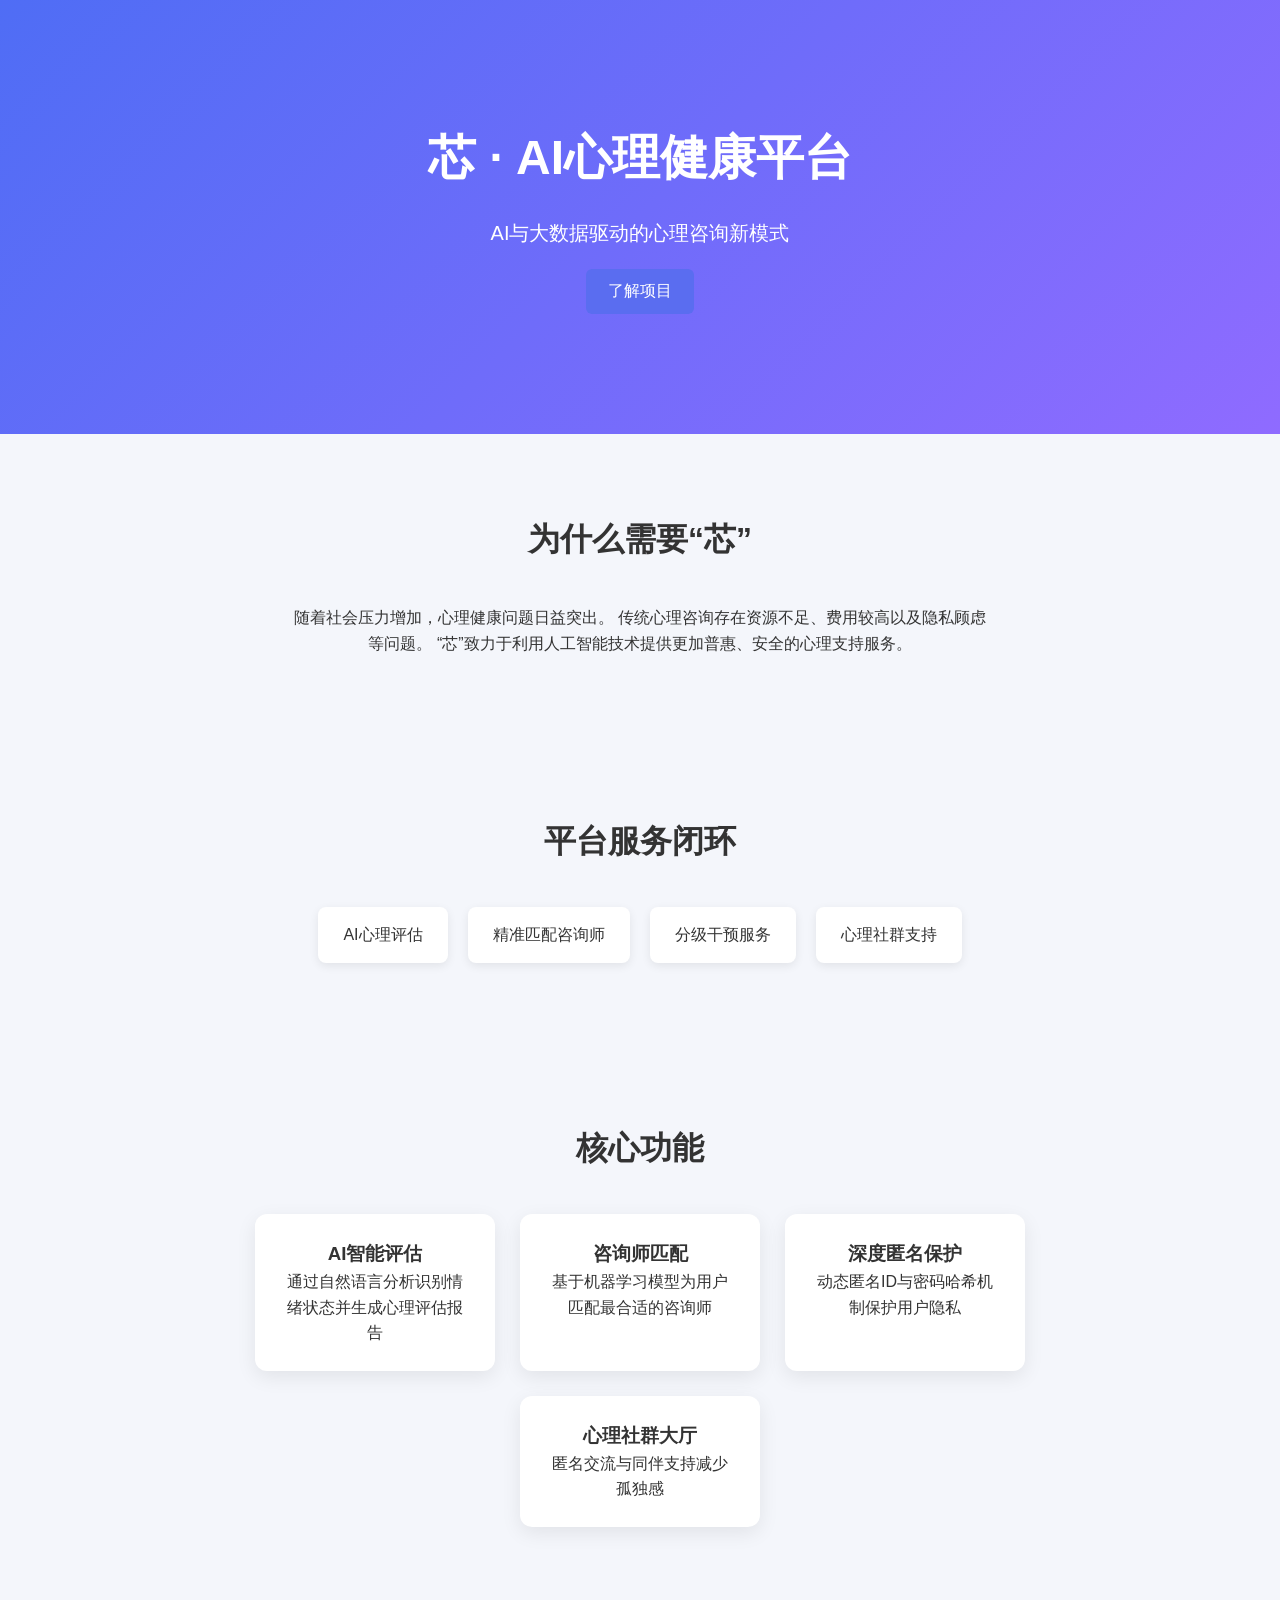
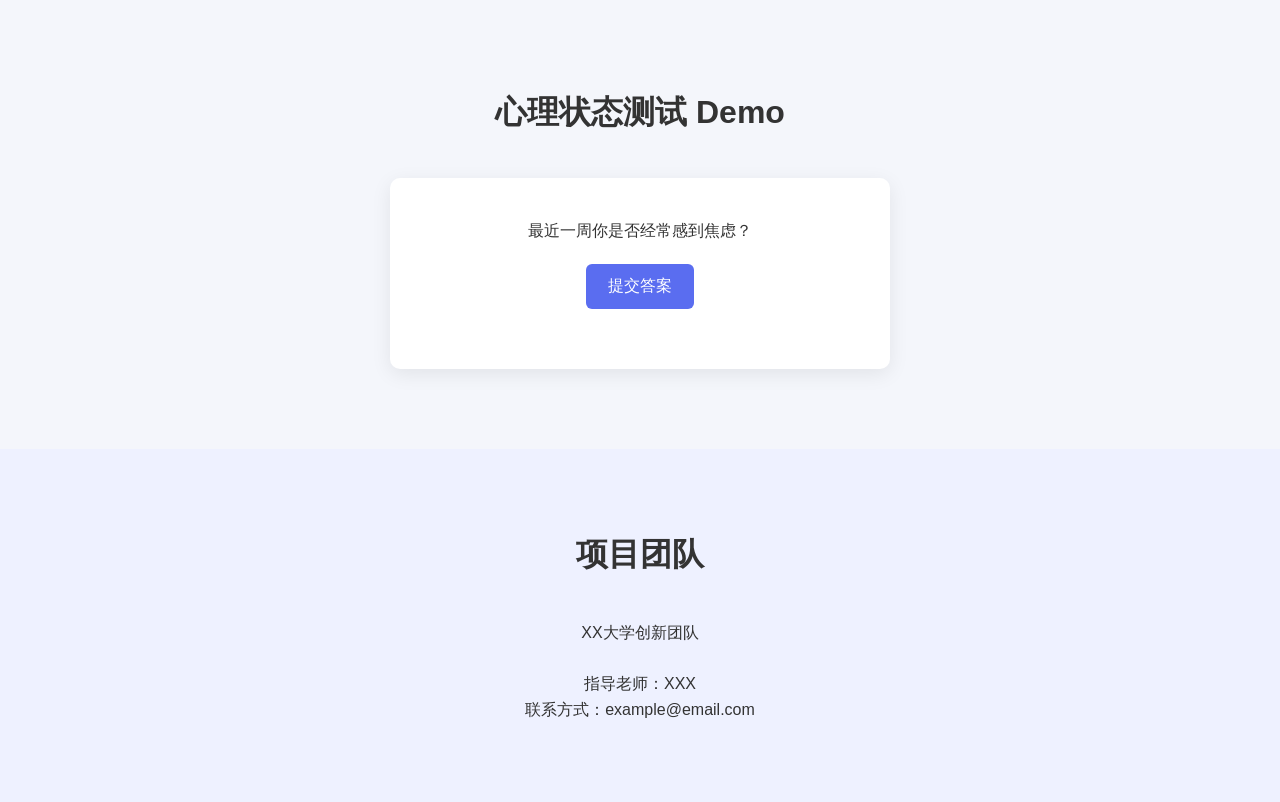
<file: new.html>
<!DOCTYPE html>
<html lang="zh">
<head>
<meta charset="UTF-8">
<meta name="viewport" content="width=device-width, initial-scale=1.0">

<title>芯 · AI心理健康平台</title>

<style>

*{
margin:0;
padding:0;
box-sizing:border-box;
font-family:Arial;
}

body{
background:#f4f6fb;
color:#333;
line-height:1.6;
}

section{
padding:80px 10%;
text-align:center;
}

h1{
font-size:48px;
margin-bottom:20px;
}

h2{
font-size:32px;
margin-bottom:40px;
}

p{
max-width:700px;
margin:auto;
}

button{
padding:12px 22px;
border:none;
border-radius:6px;
background:#5a6df0;
color:white;
font-size:16px;
cursor:pointer;
margin-top:20px;
}

button:hover{
background:#4457db;
}

/* 首页 */

.hero{
background:linear-gradient(135deg,#4f6df5,#8f6bff);
color:white;
padding:120px 10%;
}

.hero p{
font-size:20px;
}

/* 卡片 */

.card-container{
display:flex;
justify-content:center;
gap:25px;
flex-wrap:wrap;
margin-top:40px;
}

.card{
background:white;
padding:25px;
border-radius:12px;
width:240px;
box-shadow:0 6px 20px rgba(0,0,0,0.08);
transition:0.3s;
}

.card:hover{
transform:translateY(-6px);
}

/* 流程 */

.flow{
display:flex;
justify-content:center;
flex-wrap:wrap;
gap:20px;
margin-top:30px;
}

.flow div{
background:white;
padding:15px 25px;
border-radius:8px;
box-shadow:0 3px 10px rgba(0,0,0,0.08);
}

/* demo */

.demo-box{
background:white;
padding:40px;
border-radius:10px;
max-width:500px;
margin:auto;
box-shadow:0 5px 20px rgba(0,0,0,0.08);
}

.result{
margin-top:20px;
font-weight:bold;
color:#5a6df0;
}

/* 团队 */

.team{
background:#eef1ff;
}

</style>

</head>

<body>

<!-- 首页 -->

<section class="hero">

<h1>芯 · AI心理健康平台</h1>

<p>
AI与大数据驱动的心理咨询新模式
</p>

<button onclick="scrollToSection('solution')">
了解项目
</button>

</section>


<!-- 背景 -->

<section>

<h2>为什么需要“芯”</h2>

<p>
随着社会压力增加，心理健康问题日益突出。
传统心理咨询存在资源不足、费用较高以及隐私顾虑等问题。
“芯”致力于利用人工智能技术提供更加普惠、安全的心理支持服务。
</p>

</section>


<!-- 解决方案 -->

<section id="solution">

<h2>平台服务闭环</h2>

<div class="flow">

<div>AI心理评估</div>
<div>精准匹配咨询师</div>
<div>分级干预服务</div>
<div>心理社群支持</div>

</div>

</section>


<!-- 功能 -->

<section>

<h2>核心功能</h2>

<div class="card-container">

<div class="card">
<h3>AI智能评估</h3>
<p>
通过自然语言分析识别情绪状态并生成心理评估报告
</p>
</div>

<div class="card">
<h3>咨询师匹配</h3>
<p>
基于机器学习模型为用户匹配最合适的咨询师
</p>
</div>

<div class="card">
<h3>深度匿名保护</h3>
<p>
动态匿名ID与密码哈希机制保护用户隐私
</p>
</div>

<div class="card">
<h3>心理社群大厅</h3>
<p>
匿名交流与同伴支持减少孤独感
</p>
</div>

</div>

</section>


<!-- DEMO -->

<section>

<h2>心理状态测试 Demo</h2>

<div class="demo-box">

<p>最近一周你是否经常感到焦虑？</p>

<button onclick="showResult()">提交答案</button>

<div class="result" id="result"></div>

</div>

</section>


<!-- 团队 -->

<section class="team">

<h2>项目团队</h2>

<p>
XX大学创新团队  
<br><br>
指导老师：XXX  
<br>
联系方式：example@email.com
</p>

</section>


<script>

function scrollToSection(id){
document.getElementById(id).scrollIntoView({
behavior:"smooth"
})
}

function showResult(){

let results=[
"心理状态：轻度压力\n建议：规律作息 + 社群交流",
"心理状态：状态良好\n建议：保持当前生活方式",
"心理状态：存在焦虑倾向\n建议：进行心理咨询"
]

let random=Math.floor(Math.random()*results.length)

document.getElementById("result").innerText=results[random]

}

</script>

</body>
</html>
</file>
<file: css/indexn.css>
*{
    margin:0;
    padding:0;
    box-sizing:border-box;
}

body{
    font-family: "Inter", sans-serif;
    background:#11091F;
}

.top-bg{
    position:absolute;
    top:0;
    left:0;
    width:100%;
    z-index:-1;
}


/* 导航栏 */
.header{
    display: flex;
    align-items: center;          /* 垂直居中 */
    justify-content: space-between; 
    width:100%;
    padding:20px 80px;
}
/* Logo 容器自适应布局 */
.logo {
  font-weight:bold;
  font-size:20px;
  color:#9e6de7;
  white-space: nowrap; /* 防止整体折行 */
  display: flex;       /* 弹性布局，让SVG和文字对齐 */
  align-items: center; /* 垂直居中 */
  gap: 8px;            /* 元素间间距，替代margin更灵活 */
  flex-shrink: 0;      /* 防止容器被挤压变形 */
  padding: 2px 0;      /* 少量内边距，优化点击区域 */
}

/* 核心logo SVG 自适应 */
.logo-icon {
  width: clamp(24px, 3vw, 32px); /* 自适应尺寸：最小24px，最大32px，随屏幕宽度变化 */
  height: auto;                  /* 保持SVG宽高比 */
  object-fit: contain;           /* 防止SVG变形 */
  /* SVG 颜色修改：核心属性（需SVG本身无内嵌fill颜色） */
  fill: currentColor;            /* 继承父元素颜色（#9e6de7），也可直接写#9e6de7 */
}

/* 装饰性中文SVG 自适应 */
.logo-font-svg {
  width: clamp(40px, 5vw, 60px); /* 按比例自适应，比核心logo大 */
  height: auto;
  object-fit: contain;
  /* 自定义SVG颜色（比如改成深灰色） */
  fill: #333;
  /* 可选：hover时变色 */
  transition: fill 0.2s;
}

.logo:hover .logo-font-svg {
  fill: #9e6de7; /* hover时和文字同色 */
}

/* 文字自适应（可选） */
.logo-text {
  font-size: clamp(16px, 2vw, 20px); /* 文字大小随屏幕自适应 */
}

/* 小屏幕适配（可选） */
@media (max-width: 480px) {
  .logo {
    gap: 4px; /* 小屏幕缩小间距 */
  }
  .logo-font-svg {
    width: clamp(30px, 4vw, 40px); /* 小屏幕进一步缩小装饰SVG */
  }
}
.nav{
    display:flex;
    justify-content:space-between;
    align-items:center;
}

.menu a{
    color:rgba(255,255,255,0.6);
    margin:0 16px;
    text-decoration:none;
    position: center;
}

.auth{
    display:flex;
    align-items:center;
    gap:20px;
}

.register{
    color:white;   text-decoration: none;  
}

.login{
    padding:8px 16px;   text-decoration: none;  
    border:none;
    border-radius:10px;
    color:white;
    background:linear-gradient(264deg,#622792,#1C0D48);
}

.middle-img{
    text-align:center;
    margin:80px 0;
    margin-top:-170px;
    position:relative;
    z-index:-1;
    overflow:hidden;   /* 防止页面被撑宽 */
}


.middle-img img{
    width:120%;
    position:relative;
    left:50%;
    transform:translateX(-50%);
}

.sun{
position:absolute;
width:956px;
height:871px;
left:257px;
top:-515px;
}

.rays{
position:absolute;
width:100%;
height:100%;
border-radius:50%;

background:
conic-gradient(
rgba(255,255,255,0.3) 0deg,
transparent 20deg,
rgba(255,255,255,0.2) 40deg,
transparent 60deg,
rgba(255,255,255,0.25) 80deg,
transparent 100deg
);

filter:blur(80px);
}

.glow{
position:absolute;
width:100%;
height:100%;
background:#9E6DE7;
border-radius:50%;
filter:blur(150px);
opacity:0.7;
}

/* 主标题 */
.hero{
    display: flex;
    flex-direction: column;   /* 纵向排列 */
    align-items: center;      /* 水平居中 */
    gap: 20px;                /* 每一行之间的间距 */
}

.hero h1{
    font-size:64px;
    letter-spacing:6px;
}
.english{
    margin-top: 100px;
    margin-bottom: 30px; 
}
.ziti{
    width: 800px;
    height: auto;
}
.enter{
    margin-top:20px;
    padding:10px 30px;
    border:none;
    border-radius:12px;
    background:rgba(130,109,231,0.6);
    color:white;
    font-size:18px;
}


.enter {
  text-decoration:none;
  background: rgba(130,109,231,0.6); /* 主色填充 */
  color: white;
  border: none;
  padding: 10px 18px;
  border-radius: 12px;
  cursor: pointer;
  font-size: 18px;
  white-space: nowrap;
  transition: all 0.2s ease;
  flex-shrink: 0;
  /* 轻微阴影，突出主次 */
  box-shadow: 0 2px 4px rgba(79, 109, 245, 0.2);
}

.enter:hover {
  background: #8759d8; /* 加深主色，hover反馈 */
  box-shadow: 0 4px 8px rgba(79, 109, 245, 0.3); /* 阴影放大 */
  transform: translateY(-1px); /* 轻微上浮，交互更生动 */
}


/* 卡片 */
.cards{
    display:flex;
    justify-content:center;
    gap:40px;

    position:relative;
    z-index:2;

    margin-top:-450px;
}

.card{
    width:320px;
    background:white;
    border-radius:16px;
    overflow:hidden;
    box-shadow:0 4px 12px rgba(0,0,0,0.1);
}

.card img{
    width:100%;
    height:160px;
    object-fit:cover;
}
.card:nth-child(2){
    transform:translateY(-90px);
}
.card h3{
    font-size:22px;
    padding:16px;
}

.card p{
    padding:0 16px 20px;
    color:#666;
}


.footer{
margin-top:20px;
background:black;

color:white;

padding:40px 10%;

text-align:center;

}

.footer-content{

max-width:800px;

margin:auto;

line-height:1.8;

}

.copyright{

margin-top:30px;

font-size:14px;

opacity:0.7;

}
</file>
<file: css/community.css>
* {
  margin: 0;
  padding: 0;
  box-sizing: border-box;
}

/* 核心：让页面最小高度占满屏幕 */
html, body {
  height: 100%;
  font-family: "Inter", sans-serif;
  background:#11091F;
}

/* 页面容器：自动撑开高度，确保页脚在底部 */
.page-container {
  min-height: 100%;
  display: flex;
  flex-direction: column;
}

/* 内容区域：自动占满剩余空间，推挤页脚到底部 */
.content-wrap {
  flex: 1;
  position: relative;
  z-index: 1;  /* 比 middle-img 的 z-index:0 高 */
}

/* 修复body内边距错误 */
body {
  padding-top: 0; 
}

.top-bg{
  position:absolute;
  top:-100px;
  left:0;
  width:100%;
  z-index:-1;
}

/*页头样式*/
.header{
  display: flex;
  align-items: center;          /* 垂直居中 */
  justify-content: space-between; 
  width:100%;
  padding:20px 80px;
  z-index: 10;
  position: relative; /* 防止被其他元素覆盖 */
}

.slogan{
  width:320px;
  margin:30px 0;
}

.logo-icon{
  width:clamp(24px,3vw,32px);
  height:auto;
}

.logo-font-e{
  width:clamp(80px,8vw,200px);
  height:auto;
}

.logo-font-c{
  width:clamp(50px,5vw,80px);
  height:auto;
}

/* 小屏幕适配（可选） */
@media (max-width: 480px) {
  .logo {
    gap: 4px; /* 小屏幕缩小间距 */
  }
  .logo-font-svg {
    width: clamp(30px, 4vw, 40px); /* 小屏幕进一步缩小装饰SVG */
  }
  .header {
    padding: 20px 20px; /* 小屏幕减少左右内边距 */
  }
}

nav a{
  margin:0 12px;
  text-decoration:none;
  color:white;
  font-size:15px;
}
nav a:hover{
  color:#9e6de7;
}

.header-right {
  display: flex;           /* 确保是 Flex 容器 */
  gap: 30px;               /* 调整数值控制间距 */
}

.nav-link{
  color:white;
  text-decoration: none;
}
.nav-link:hover{
  color:#9e6de7;
}

/* 广告语区域 */
.hero {
  width: 100%;
  height: auto;           /* 不再固定高度 */
  padding: 65px 35px 84px; /* 上下缩小间距 */
  display: flex;
  align-items: center;
  justify-content: center;
  box-sizing: border-box;
  position: relative;
  z-index: 2;
}

/* 内容容器：限制最大宽度，避免大屏下文字太分散 */
.hero-content {
  max-width: 800px;
  text-align: center;
}
.title-group {
  display: flex;
  align-items: baseline;
  gap: 10px;
  justify-content: center; /* 确保小屏幕也居中 */
  flex-wrap: wrap; /* 小屏幕换行 */
}
.hero-title {
  font-family: "SimHei", "Microsoft YaHei", sans-serif;
  font-size: clamp(2.5rem, 5vw, 4rem);
  letter-spacing: 0.5rem;
  color: white;
  font-weight: bold;
  margin-bottom: 1.5rem;
  line-height: 1.4;
}
.hero-title-community {
  font-family: "SimHei", "Microsoft YaHei", sans-serif;
  font-size: clamp(2.5rem, 5vw, 4rem);
  letter-spacing: 0.5rem;
  font-weight: bold;
  margin-bottom: 1.5rem;
  line-height: 1.4;
  background: linear-gradient(to right, #b677ea, #9b43e3);
  -webkit-background-clip: text;
  background-clip: text;
  color: transparent;
}

/* 按钮容器：控制按钮间距 */
.hero-btn{
  display: flex;
  justify-content: center;
  gap: 1.5rem;
  flex-wrap: wrap;
  z-index: 2;
}

/* 分组按钮：次要按钮（浅色边框） */
.back-btn {
  text-decoration:none;
  background: #11091f;
  color: white; 
  border: 2px solid #8759d8; 
  padding: 10px 18px;
  border-radius: 12px;
  cursor: pointer;
  font-size: 15px;
  white-space: nowrap; 
  transition: all 0.2s ease; 
  flex-shrink: 0;
}
.back-btn:hover {
  background: #11091f; 
  border-color: #9e6de7; 
}

/* 半圆图片区域 - 调整位置，避免遮挡卡片 */
.middle-img {
  position: fixed;        /* 脱离文档流，不占空间 */
  bottom: -280px;
  left: 0;
  transform: none;
  width:100%;
  max-width: none;
  z-index: 0;             /* 最底层 */
  pointer-events: none;
}

.middle-img img{
  width:100%;
  display:block;
}
/* 卡片整体容器 */
.cards {
  max-width: 960px;
  width: 90%;
  margin: -20px auto 80px auto;
  display: grid;
  grid-template-areas:
    "card1 card1"
    "card2 card3";
  grid-template-columns: 3.5fr 6.5fr; /* 第二张更窄，第三张更宽 */
  gap: 24px;
  position: relative;
  z-index: 20; /* 比 middle-img 高 */
}

/* 卡片位置分配 */
.card:nth-child(1) { grid-area: card1; }
.card:nth-child(2) { grid-area: card2; }
.card:nth-child(3) { grid-area: card3; }

/* 卡片统一高度、圆角、层级 */
.card {
  position: relative;
  border-radius: 16px;
  overflow: hidden;
  cursor: pointer;
  height: 220px; /* 统一高度，可改 */
  z-index: 5;
}

/* 图片铺满卡片 */
.card img {
  width: 100%;
  height: 100%;
  object-fit: cover;
  display: block;
  transition:transform .4s;
}
.card:hover img{
    transform:scale(1.08);
}
/* 文字总容器：放在图片上 */
.card-text {
  position: absolute;
  top: 0;
  left: 0;
  width: 100%;
  height: 100%;
  padding: 24px;
  display: flex;
  flex-direction: column;
  justify-content: flex-start;
  z-index: 10;
}
.card-text1 {
  position: absolute;
  top: 0;
  left: 0;
  width: 100%;
  height: 100%;
  padding: 24px;
  display: flex;
  flex-direction: column;
  justify-content: flex-end;
  z-index: 10;
}
/* 标题（大一点、粗一点） */
.card-title {
  color: #fff;
  font-size: 24px;
  font-weight: 700;
  margin-bottom: 8px;
  line-height: 1.3;
  text-shadow: 0 2px 8px rgba(0,0,0,0.4);
}

/* 正文（小一点、浅一点） */
.card-desc {
  color: #eee;
  font-size: 14px;
  font-weight: 400;
  line-height: 1.5;
  text-shadow: 0 1px 4px rgba(0,0,0,0.1);
}
/* hover效果 */
.card:hover{
    transform:translateY(-10px) scale(1.03);
    box-shadow:
    0 0 20px rgba(158,109,231,0.6),
    0 0 40px rgba(158,109,231,0.4);
}
/* 页脚样式 - 确保在底部 */
.footer{
  background:black;
  color:white;
  padding:40px 10%;
  text-align:center;
  margin-top: auto; /* 关键：自动推到容器底部 */
  width: 100%;
  position: relative;
  z-index: 10;
}

.footer-content{
  max-width:800px;
  margin:auto;
  line-height:1.8;
}
</file>
<file: css/consult.css>
* {
  margin: 0;
  padding: 0;
  box-sizing: border-box;
}
/* 气泡容器使用 flex 布局使三个点居中，并保留原有的内边距和背景 */
.msg-bubble.thinking {
    display: flex;
    align-items: center;
    justify-content: center;
    gap: 6px;                /* 点之间的间距 */
}

/* 点的基本样式 */
.dot {
    width: 8px;
    height: 8px;
    background-color: #555;  
    border-radius: 50%;
    animation: thinking 1.4s infinite ease-in-out both;
}

/* 分别设置每个点的动画延迟，形成依次闪烁的效果 */
.dot:nth-child(1) { animation-delay: -0.32s; }
.dot:nth-child(2) { animation-delay: -0.16s; }
.dot:nth-child(3) { animation-delay: 0; }

/* 动画关键帧：透明度与大小的变化 */
@keyframes thinking {
    0%, 60%, 100% { 
        opacity: 0.4; 
        transform: scale(1); 
    }
    30% { 
        opacity: 1; 
        transform: scale(1.2); 
    }
}

/* 给body加顶部内边距，避免内容被fixed header遮挡 */
body {
  position: relative; 
  font-family: "Inter", sans-serif;
  background:#11091F;
}

.top-bg{
  position:absolute;
  top:-100px;
  left:0;
  width:30%;
  z-index:-1;
}

/*页头样式*/
.header{
    display: flex;
    align-items: center;          /* 垂直居中 */
    justify-content: space-between; 
    width:100%;
    padding:20px 80px;
    z-index: 10;
}

.slogan{

width:320px;

margin:30px 0;

}

.logo-icon{
width:clamp(24px,3vw,32px);
height:auto;
}

.logo-font-e{
width:clamp(80px,8vw,200px);
height:auto;
}

.logo-font-c{
width:clamp(50px,5vw,80px);
height:auto;
}




/* 小屏幕适配（可选） */
@media (max-width: 480px) {
  .logo {
    gap: 4px; /* 小屏幕缩小间距 */
  }
  .logo-font-svg {
    width: clamp(30px, 4vw, 40px); /* 小屏幕进一步缩小装饰SVG */
  }
}

nav a{

margin:0 12px;
text-decoration:none;
color:#333;
font-size:15px;

}

nav a:hover{

color:#9e6de7;

}

/* ========== 聊天主区域（flex 撑满剩余高度） ========== */
.chat-main {
    /* 1. 保留你的核心视觉样式（渐变和圆角） */
    background: linear-gradient(184.33deg, #9E6DE7 7.14%, rgba(255, 255, 255, 0) 96.46%);
    border-radius: 27px;
    overflow:hidden;
    /* 2. 优化高度和定位 (替代 absolute 和 fixed px) */
    height: 800px;
    width: calc(100% - 312px); /* 相当于左右各留 156px 的空间 */
    max-width: 1400px; /* 防止在超大带鱼屏上拉得太宽 */
    margin: 10px auto; /* 上下留 40px 间距，左右自动居中 */
    
    /* 3. 内部布局设置（让左侧边栏和右侧聊天区并排） */
    display: flex;
    overflow: hidden; /* 防止内部内容溢出破坏 27px 的圆角 */
    box-shadow: 0 10px 30px rgba(158, 109, 231, 0.2); /* 可选：加一点淡淡的紫色阴影让层次更丰富 */
}


/* 左侧：最近消息列表区域 */
.chat-sidebar {
  position: relative; /* 按钮的absolute会基于这个容器定位 */
  width: 350px;       /* 你的侧边栏宽度，可自定义 */
  height: 100%;       /* 必须有高度（也可设100vh/600px等），否则容器高度为0，按钮位置错乱 */
  padding: 20px;      /* 容器内边距，不影响定位，但保证内容不贴边 */
  box-sizing: border-box; /* 内边距计入宽度，避免容器变形 */
    /* 1. 核心视觉样式） */
    background: linear-gradient(186.97deg, #583095 -3.21%, rgba(255, 255, 255, 0.17) 67.56%);
    border-radius:27px;
    
    overflow:hidden;
    /* 2. 布局尺寸 */
    width: 320px;
    height: 100%; /* 高度自动填满父级 .chat-main 的 831px */
    flex-shrink: 0; /* 防止在屏幕变窄时，侧边栏被挤压变形 */
    
    /* 3. 内部布局（为了让内部的搜索框和消息列表更好地竖向排列） */
    display: flex;
    flex-direction: column;
    
    /* 给内部元素留出一点内边距，防止文字贴边 */
    padding: 20px 0; 
}

.sidebar-header {
    padding: 20px 15px;
    display: flex;
    align-items: center;
    gap: 10px;
}

/* 核心：返回按钮样式（右下角 + 图片替换） */
.back-btn {
    /* 1. 定位到侧边栏右下角 */
    position: absolute;
    bottom: 20px; /* 距离底部的距离，可调整 */
    right: 20px;  /* 距离右侧的距离，可调整 */
    z-index: 10;  /* 确保按钮在最上层 */

    /* 2. 按钮基础样式 */
    width: 44px;   /* 按钮大小，可调整 */
    height: 44px;
    border: none;
    border-radius: 8px; /* 圆角，想要圆形就设为50% */
    background: transparent;
    cursor: pointer;
    padding: 0;
    margin: 0;

    /* 3. 隐藏原有箭头图标 */
    font-size: 0; /* 隐藏文字/图标 */

    /* 4. 替换为自定义图片（关键） */
    background-image: url('../bg/back.png'); /* 替换成实际图片路径 */
    background-size: 100% 100%; /* 图片铺满按钮 */
    background-position: center; /* 图片居中 */
    background-repeat: no-repeat;
}


.search-box {
    flex: 1;
    position: relative;
    display: flex;
    align-items: center;
    margin-top: -20px;
}

.search-icon {
    position: absolute;
    left: 12px;
    color:white;
    font-size: 14px;
}

.search-box input {
    width: 100%;
    padding: 10px 10px 10px 36px;
    border: 1px solid #ddd;
    border-radius: 30px;
    font-size: 14px;
    outline: none;

    background: rgba(255,255,255,0.08);  /* 半透明 */
    
    transition: border 0.2s;
}

.search-box input:focus {
    border-color: #a57cff;
}

.recent-list {
    flex: 1;
    overflow-y: auto;
    padding: 10px 0;
}

.recent-item {
    display: flex;
    align-items: center;
    padding: 15px 20px;
    /* cursor: pointer; */
    border-radius:14px;      /* 圆角 */
    margin:8px 0;         /* 每条消息之间的距离 上下 左右 */

    transition:all 0.25s ease;
}

.recent-item:hover {
  background:url("../bg/聊天框hover.svg") center/cover no-repeat;
   
}

.recent-item.active {
  background:url("../bg/聊天框hover.svg") center/cover no-repeat;
 
}

.avatar {
    width: 48px;
    height: 48px;
    border-radius: 50%;
    object-fit: cover;
    margin-right: 15px;
}

.recent-info {
    flex: 1;
    min-width: 0;
}

.recent-info h4 {
    font-size: 16px;
    font-weight: 600;
    margin-bottom: 4px;
    color: #333;
    white-space: nowrap;
    overflow: hidden;
    text-overflow: ellipsis;
}

.recent-info p {
    font-size: 13px;
    color: #888;
    white-space: nowrap;
    overflow: hidden;
    text-overflow: ellipsis;
}
.recent-item:hover h4,
.recent-item.active h4{
    color:white;
}

.recent-item:hover p,
.recent-item.active p{
    color:rgba(255,255,255,0.75);
}
.time {
    font-size: 11px;
    color: #aaa;
    margin-left: 8px;
    white-space: nowrap;
}

/* ========== 右侧聊天区 ========== */
.chat-area {
    flex: 1;
    display: flex;
    flex-direction: column;
      /* 移除原来的纯色背景，改为从上到下的渐变（与消息列表原来的渐变一致） */
    background: linear-gradient(to bottom, #9d6de6, #181126);
}

/* 状态栏 */

.chat-status-bar {
    display: flex;
    align-items: center;
    justify-content: space-between;
    padding: 15px 25px;
      /* 移除白色背景和底部边框 */
    background: transparent;
    border-bottom: none;
    /* 文字颜色改为浅色，以适应深色背景 */
    color: rgba(255, 255, 255, 0.9);
}

.status-left {
    display: flex;
    align-items: center;
    gap: 8px;
    width: 100px;
}

.status-indicator {
    width: 10px;
    height: 10px;
    border-radius: 50%;
    display: inline-block;
}

.status-indicator.online {
    background: #2ecc71;
    box-shadow: 0 0 0 2px rgba(46, 204, 113, 0.2);
}

.status-indicator.busy {
    background: #e74c3c;
}

.status-text {
    font-size: 14px;
    color: white;
}

.status-center{
    flex:1;
    display:flex;
    flex-direction:column;
    align-items:center;
    justify-content:center;
}
.chat-name{
    font-size:24px;
    font-weight:600;
    color:white;
}

.subtitle{
    font-size:12px;
    color:rgba(255,255,255,0.6);
    margin-top:2px;
}
.status-right {
    width: 100px;
    display: flex;
    justify-content: flex-end;
}

.chat-avatar {
    width: 40px;
    height: 40px;
    border-radius: 50%;
    object-fit: cover;
}

/* 消息列表 */
.messages-container {
    flex: 1;
    overflow-y: auto;
    padding: 25px;
    display: flex;
    flex-direction: column;
    gap: 20px;
    /* background:linear-gradient(
to bottom,
#9d6de6,
#181126
); */
}

.message {
    display: flex;
    align-items: flex-end;
    gap: 10px;
    max-width: 70%;
}

.message.sent {
    align-self: flex-end;
    flex-direction: row-reverse;
}

.msg-avatar {
    width: 36px;
    height: 36px;
    border-radius: 50%;
    object-fit: cover;
    align-self: flex-end;
}

.msg-bubble {
    padding: 12px 16px;
    border-radius: 20px;
    font-size: 14px;
    line-height: 1.5;
    word-wrap: break-word;
    max-width: calc(100% - 50px);
}

.message.received .msg-bubble{

background:linear-gradient(
to right,
#8280d0,
#8250d9
);

color:white;

border-radius:18px;

border:none;
}
.message.sent .msg-bubble{
    background:#1b1b1f;
    color:white;

    border-radius:18px;

    border:1px solid rgba(255,255,255,0.05);
}

.msg-time {
    font-size: 11px;
    color: #aaa;
    margin-top: 4px;
    white-space: nowrap;
}

/* 输入区域 */
.message-input-area {
    display: flex;
    align-items: center;
    padding: 15px 25px;
       background: transparent;
    gap: 10px;
}

.message-input-area input {
    flex: 1;
    padding: 12px 18px;
    border: 1px solid #ddd;
    border-radius: 30px;
    font-size: 14px;
    outline: none;
    transition: border 0.2s;
}

.message-input-area input:focus {
    border-color: #a57cff;
}

.attach-btn,
.send-btn {
    background: none;
    border: none;
    font-size: 20px;
    font-weight: bold;
    color: #a57cff;
    cursor: pointer;
    padding: 8px;
    border-radius: 50%;
    width: 40px;
    height: 40px;
    display: flex;
    align-items: center;
    justify-content: center;
    transition: background 0.2s;
}

.attach-btn:hover,
.send-btn:hover {
    background: #f0ebff;
}
.input-box{
    position:relative;
    flex:1;
    border-radius: 12px;
}

.input-box input{

width:100%;

padding:12px 70px 12px 18px;

background:#151518;

border:1px solid rgba(255,255,255,0.05);

border-radius:14px;

color:white;

font-size:14px;
}
.input-box input::placeholder{
color:rgba(255,255,255,0.4);
}
.input-box .send-btn{

position:absolute;
right:8px;
top:50%;
transform:translateY(-50%);

width:70px;
height:36px;

border-radius:12px;

color:#1b1b1f;
background:white;

font-size:13px;

border:1px solid rgba(255,255,255,0.1);
}

.input-box .send-btn:hover{

background:#9E6DE7;
border:none;

}
.footer{
margin-top:20px;
background:black;

color:white;

padding:40px 10%;

text-align:center;

}

.footer-content{

max-width:800px;

margin:auto;

line-height:1.8;

}
</file>
<file: css/login.css>
* {
        margin: 0;
        padding: 0;
        box-sizing: border-box;
        font-family: system-ui, -apple-system, 'Segoe UI', Roboto, 'Helvetica Neue', sans-serif;
    }

   body{
background:
radial-gradient(circle 40vw at -10vw 30vh,rgba(165,116,255,0.8) 0%,transparent 70%),
radial-gradient(circle 30vw at 110vw -10vh,rgba(108,60,201,0.7) 0%,transparent 70%),
#11091f;

min-height:100vh;
display:flex;
align-items:center;
justify-content:center;
}
    body::after{
content:"";
position:fixed;
inset:0;

background-image:
radial-gradient(1px 1px at 20% 30%,rgba(255,255,255,0.3),transparent),
radial-gradient(1px 1px at 70% 60%,rgba(255,255,255,0.25),transparent),
radial-gradient(1px 1px at 40% 80%,rgba(255,255,255,0.2),transparent);

pointer-events:none;
}

  .auth-container {
    width: 100%;
    max-width: 480px;
    background: linear-gradient(to bottom, #622792,#1C0D48); /* 半透明渐变 */
    backdrop-filter: blur(10px);          /* 毛玻璃核心 */
    -webkit-backdrop-filter: blur(10px);  /* Safari 兼容 */
    border-radius: 20px;
    padding: 2.5rem 2rem;
   box-shadow:
0 20px 40px rgba(0,0,0,0.6),
0 0 40px rgba(149,103,218,0.25),
inset 0 0 0 1px rgba(255,255,255,0.08);
    border: none;
}

    .back-home {
        display: inline-flex;
        align-items: center;
        gap: 0.5rem;
        color: rgba(255, 255, 255, 0.9);
        text-decoration: none;
        font-weight: 600;
        margin-bottom: 1.8rem;
        padding: 0.4rem 1.2rem;
        border-radius: 14px;
        background: rgba(255, 255, 255, 0.1); /* 半透明背景 */
        backdrop-filter: blur(4px);
        border: 1px solid rgba(255, 255, 255, 0.2);
        transition: 0.2s;
    }
    .back-home:hover {
        background: rgba(255, 255, 255, 0.2);
        border-color: rgba(255, 255, 255, 0.4);
        color: #fff;
    }

    .tabs {
        display: flex;
        gap: 0.5rem;
        margin-bottom: 2rem;
        border-bottom: 1px solid rgba(255, 255, 255, 0.2); /* 更细的半透明边框 */
    }
    .tab-btn {
        flex: 1;
        background: none;
        border: none;
        padding: 0.8rem 0;
        font-size: 1.4rem;
        font-weight: 600;
        color: rgba(255, 255, 255, 0.6);
        cursor: pointer;
        transition: 0.2s;
        border-bottom: 3px solid transparent;
        letter-spacing: 1px;
    }
    .tab-btn.active {
        color: #fff;
        border-bottom-color: #b38cff; /* 亮紫色下划线 */
        text-shadow: 0 0 8px #b38cff; /* 微光 */
    }

    .form-container.hidden {
        display: none;
    }

    .form-group {
        margin-bottom: 1.5rem;
    }
    .form-group label {
        display: block;
        margin-bottom: 0.4rem;
        font-weight: 500;
        color: rgba(255, 255, 255, 0.8); /* 白色半透明标签 */
        font-size: 0.95rem;
        letter-spacing: 0.5px;
    }
.form-logo {
    text-align: center;       /* 水平居中 */
    margin-bottom: 1.5rem;    /* 与下方选项卡保持间距 */
}

.form-logo img {
    max-width: 100%;          /* 响应式，不超过容器宽度 */
    height: 80px;             /* 保持比例 */
    width: 120px;             /* 可根据需要设置固定宽度，或省略 */
}

    .input-wrapper {
        display: flex;
        align-items: center;
        background: rgba(0, 0, 0, 0.35); /* 深色半透明输入框背景 */
        border: 1.5px solid rgba(255, 255, 255, 0.12);
        border-radius: 20px;
        padding: 0.2rem 1rem;
        transition: all 0.2s;
        backdrop-filter: blur(6px);
    }
    .input-wrapper:focus-within {
        border-color: #b38cff; /* 聚焦时亮紫边框 */
        box-shadow:
0 0 0 3px rgba(179,140,255,0.25),
0 0 15px rgba(179,140,255,0.4);
    }
    .input-wrapper i {
        color: white; /* 图标统一亮紫色 */
        width: 24px;
        font-size: 1.2rem;
        opacity: 0.8;
    }
    .input-wrapper input {
        width: 100%;
        padding: 0.9rem 0.5rem;
        border: none;
        background: transparent;
        font-size: 1rem;
        outline: none;
        color: #fff; /* 输入文字白色 */
    }
    .input-wrapper input::placeholder {
        color: rgba(255, 255, 255, 0.4); /* 占位符半透明 */
        font-weight: 300;
    }
.toggle-password{
    position: absolute;
    right: 12px;
    top: 50%;
    transform: translateY(-50%);
    cursor: pointer;
     color: #aaa;
        z-index: 2;
}

.toggle-password:hover{
    color: #a574ff;
}
    .extra-links {
        display: flex;
        justify-content: space-between;
        align-items: center;
        margin: 1rem 0 2rem;
        font-size: 0.9rem;
        color: rgba(255, 255, 255, 0.7);
    }
    .extra-links a {
        color: rgba(255, 255, 255, 0.8);
        text-decoration: none;
        border-bottom: 1px dashed rgba(255, 255, 255, 0.3);
        transition: 0.2s;
    }
    .extra-links a:hover {
        color: #fff;
        border-bottom-color: #b38cff;
    }

    /* 复选框自定义颜色 */
    input[type="checkbox"] {
        accent-color: #b38cff; /* 亮紫色勾选 */
        margin-right: 0.3rem;
    }

    .submit-btn {
        width: 100%;
        background: linear-gradient(135deg, #b38cff, #8a5cff); /* 渐变亮紫色按钮 */
        border: none;
        color: white;
        font-size: 1.3rem;
        font-weight: 700;
        padding: 1rem;
        border-radius: 20px;
        cursor: pointer;
        box-shadow: 0 5px 15px rgba(179, 140, 255, 0.4);
        transition: all 0.2s;
        letter-spacing: 2px;
        border: 1px solid rgba(255, 255, 255, 0.2);
    }
    .submit-btn:hover {
        background: linear-gradient(135deg, #a37aff, #7a4eff);
        transform: scale(1.02);
        box-shadow: 0 8px 20px rgba(179, 140, 255, 0.6);
    }

    .terms {
        margin: 1.5rem 0 0.5rem;
        font-size: 0.85rem;
        color: rgba(255, 255, 255, 0.6);
        text-align: center;
    }
    .terms a {
        color: rgba(255, 255, 255, 0.9);
        font-weight: 600;
        text-decoration: none;
        border-bottom: 1px dotted rgba(255, 255, 255, 0.3);
    }
    .terms a:hover {
        color: #fff;
        border-bottom-color: #b38cff;
    }

    @media (max-width: 480px) {
        .auth-container {
            padding: 2rem 1.2rem;
        }
        .tab-btn {
            font-size: 1.2rem;
        }
    }
</file>
<file: css/explore.css>
* {
  margin: 0;
  padding: 0;
  box-sizing: border-box;
}

/* 给body加顶部内边距，避免内容被fixed header遮挡 */
body {
  padding-top: relative; 
  font-family: "Inter", sans-serif;
  background:#11091F;
}

.top-bg{
  position:absolute;
  top:-100px;
  left:0;
  width:100%;
  z-index:-1;
}

/*页头样式*/
.header{
    display: flex;
    align-items: center;          /* 垂直居中 */
    justify-content: space-between; 
    width:100%;
    padding:20px 80px;
    z-index: 10;
}

.slogan{

width:320px;

margin:30px 0;

}

.logo-icon{
width:clamp(24px,3vw,32px);
height:auto;
}

.logo-font-e{
width:clamp(80px,8vw,200px);
height:auto;
}

.logo-font-c{
width:clamp(50px,5vw,80px);
height:auto;
}




/* 小屏幕适配（可选） */
@media (max-width: 480px) {
  .logo {
    gap: 4px; /* 小屏幕缩小间距 */
  }
  .logo-font-svg {
    width: clamp(30px, 4vw, 40px); /* 小屏幕进一步缩小装饰SVG */
  }
}

nav a{

margin:0 12px;
text-decoration:none;
color:#333;
font-size:15px;

}

nav a:hover{

color:#9e6de7;

}

/* 广告语区域基础样式 */
.hero1 {
  /* 铺满屏幕宽度，高度可根据需求调整（建议60-80vh） */
  width: 100%;
  height: 70vh;

  /* 核心：让内容垂直+水平居中 */
  display: flex;
  align-items: center;
  justify-content: center;
  /* 内边距，避免内容贴边 */
  padding: 20px;
  box-sizing: border-box;
}

/* 内容容器：限制最大宽度，避免大屏下文字太分散 */
.hero1-content {
  max-width: 800px;
  /* 所有内容居中对齐 */
  text-align: center;
}

/* 主标题：您 想 要 探 索 ？ */
.hero1-title {
  /* 黑体 */
  font-family: "SimHei", "Microsoft YaHei", sans-serif;
  /* 字体大小：响应式适配 */
  font-size: clamp(2.5rem, 5vw, 4rem);
  /* 字间距，增强“您 想 要 探 索 ？”的视觉效果 */
  letter-spacing: 0.5rem;
  /* 颜色：适配你的主色，也可改为黑色 #000 */
  color: white;
  /* 加粗 */
  font-weight: bold;
  /* 与小字的间距 */
  margin-bottom: 1.5rem;
  /* 换行时也居中 */
  line-height: 1.4;
}

/* 下方小字描述 */
.hero1-subtitle {
  font-family: "SimHei", "Microsoft YaHei", sans-serif;
  font-size: clamp(1rem, 2vw, 1.25rem);
  color: #612ebb;
  /* 行高，增强可读性 */
  line-height: 1.6;
  /* 与按钮的间距 */
  margin-bottom: 2rem;
  /* 最大宽度，避免文字过长 */
  max-width: 600px;
  /* 居中（当文字宽度小于容器时） */
  margin-left: auto;
  margin-right: auto;
}

/* 按钮容器：控制按钮间距 */
.hero1-btn{
  display: flex;
  /* 按钮水平居中 */
  justify-content: center;
  /* 按钮间距 */
  gap: 1.5rem;
  /* 响应式适配：小屏幕换行 */
  flex-wrap: wrap;
  z-index: 2;
}

/* 返回按钮：次要按钮（浅色边框） */
.back-btn {
  text-decoration:none;
  background: #11091f;
  color: white; /* 和主色一致 */
  border: 2px solid #8759d8; /* 边框区分 */
  padding: 10px 18px;
  border-radius: 12px;
  cursor: pointer;
  font-size: 15px;
  white-space: nowrap; /* 防止文字折行 */
  transition: all 0.2s ease; /* 过渡动画，更丝滑 */
  flex-shrink: 0;
}
.back-btn:hover {
  background: #11091f; /* 浅蓝背景，hover反馈 */
  border-color: #9e6de7; /* 边框加深 */
}

/*账户*/
.account {
  text-decoration:none;
  background: #9e6de7; /* 主色填充 */
  color: white;
  border: none;
  padding: 10px 18px;
  border-radius: 12px;
  cursor: pointer;
  font-size: 15px;
  white-space: nowrap;
  transition: all 0.2s ease;
  flex-shrink: 0;
  /* 轻微阴影，突出主次 */
  box-shadow: 0 2px 4px rgba(79, 109, 245, 0.2);
}

.account:hover {
  background: #8759d8; /* 加深主色，hover反馈 */
  box-shadow: 0 4px 8px rgba(79, 109, 245, 0.3); /* 阴影放大 */
  transform: translateY(-1px); /* 轻微上浮，交互更生动 */
}
.cards {
    display: grid;
    grid-template-columns: repeat(4, 1fr); /* 四等分 */
    gap: 10px;              /* 行列间距 */
    max-width: 800px;       /* 可选：限制容器最大宽度，使整体居中 */
    margin:-100px auto 0 auto; 
    padding-bottom:120px; 
}

.card img {
    width: 200%;
    height: auto;
    display: flex;
}
.card{
    border-radius:16px;
    overflow:hidden;
    cursor:pointer;
    transition:all 0.35s ease;
    position:relative;
}

.card img{
    width:100%;
    display:block;
    transition:transform .4s;
}
.card:hover img{
    transform:scale(1.08);
}
/* hover效果 */
.card:hover{
    transform:translateY(-10px) scale(1.03);
    box-shadow:
    0 0 20px rgba(158,109,231,0.6),
    0 0 40px rgba(158,109,231,0.4);
}


/* 小屏幕时改为两列或一列 */
@media (max-width: 768px) {
    .cards {
        grid-template-columns: repeat(2, 1fr);
    }
}
@media (max-width: 480px) {
    .cards {
        grid-template-columns: 1fr;
    }
}

.footer{
margin-top:20px;
background:black;

color:white;

padding:40px 10%;

text-align:center;

}

.footer-content{

max-width:800px;

margin:auto;

line-height:1.8;

}
</file>
<file: css/style.css>
/* 重置默认样式，避免干扰 */
* {
  margin: 0;
  padding: 0;
  box-sizing: border-box;
}

/* 给body加顶部内边距，避免内容被fixed header遮挡 */
body {
  padding-top: 0px; /* 适配header高度 */
}
/*页头样式*/
.header{

position:fixed;
top:0;
left:0;
width:100%;

display:flex;
justify-content:space-between;
align-items:center;

padding:15px 10%;

background:white;
box-shadow:0 2px 10px rgba(0,0,0,0.05);

z-index:1000;

}

.hero{

height:80vh;

display:flex;
flex-direction:column;

justify-content:center;
align-items:center;

text-align:center;

background:linear-gradient(135deg,#9e6de7,#11091f);

color:white;

}
.hero h1{

font-size:52px;

margin-bottom:15px;

font-weight:700;

}
.hero p{

font-size:20px;

opacity:0.9;

margin-bottom:30px;

}
.slogan{

width:320px;

margin:30px 0;

}
.hero button{

padding:14px 26px;

font-size:16px;

border:none;

border-radius:8px;

background:white;

color:#9e6de7;

cursor:pointer;

transition:0.3s;

}
.hero button:hover{

transform:translateY(-3px);

}
/* Logo 容器自适应布局 */
.logo {
  font-weight:bold;
  font-size:20px;
  color:#9e6de7;
  white-space: nowrap; /* 防止整体折行 */
  display: flex;       /* 弹性布局，让SVG和文字对齐 */
  align-items: center; /* 垂直居中 */
  gap: 8px;            /* 元素间间距，替代margin更灵活 */
  flex-shrink: 0;      /* 防止容器被挤压变形 */
  padding: 2px 0;      /* 少量内边距，优化点击区域 */
}

/* 核心logo SVG 自适应 */
.logo-icon {
  width: clamp(24px, 3vw, 32px); /* 自适应尺寸：最小24px，最大32px，随屏幕宽度变化 */
  height: auto;                  /* 保持SVG宽高比 */
  object-fit: contain;           /* 防止SVG变形 */
  /* SVG 颜色修改：核心属性（需SVG本身无内嵌fill颜色） */
  fill: currentColor;            /* 继承父元素颜色（#9e6de7），也可直接写#9e6de7 */
}

/* 装饰性中文SVG 自适应 */
.logo-font-svg {
  width: clamp(40px, 5vw, 60px); /* 按比例自适应，比核心logo大 */
  height: auto;
  object-fit: contain;
  /* 自定义SVG颜色（比如改成深灰色） */
  fill: #333;
  /* 可选：hover时变色 */
  transition: fill 0.2s;
}

.logo:hover .logo-font-svg {
  fill: #9e6de7; /* hover时和文字同色 */
}

/* 文字自适应（可选） */
.logo-text {
  font-size: clamp(16px, 2vw, 20px); /* 文字大小随屏幕自适应 */
}

/* 小屏幕适配（可选） */
@media (max-width: 480px) {
  .logo {
    gap: 4px; /* 小屏幕缩小间距 */
  }
  .logo-font-svg {
    width: clamp(30px, 4vw, 40px); /* 小屏幕进一步缩小装饰SVG */
  }
}

nav a{

margin:0 12px;
text-decoration:none;
color:#333;
font-size:15px;

}

nav a:hover{

color:#9e6de7;

}

.demo-btn{

background:#9e6de7;
color:white;
border:none;
padding:10px 18px;
border-radius:6px;
cursor:pointer;

}

/* 按钮容器：控制按钮间距，适配布局 */
.auth-btns {
  display: flex;
  align-items: center;
  gap: 8px; /* 按钮间间距，比margin更灵活 */
  flex-shrink: 0; /* 防止按钮容器被挤压 */
}

/* 1. 登录按钮：次要按钮（浅色边框） */
.login-btn {
  text-decoration:none;
  background: white;
  color: #9e6de7; /* 和主色一致 */
  border: 1px solid #9e6de7; /* 边框区分 */
  padding: 10px 18px;
  border-radius: 20px;
  cursor: pointer;
  font-size: 15px;
  white-space: nowrap; /* 防止文字折行 */
  transition: all 0.2s ease; /* 过渡动画，更丝滑 */
  flex-shrink: 0;
}

.login-btn:hover {
  background: #f5f7ff; /* 浅蓝背景，hover反馈 */
  border-color: #8759d8; /* 边框加深 */
}

/* 2. 注册按钮：主要按钮（填充色，视觉重点） */
.register-btn {
  text-decoration:none;
  background: #9e6de7; /* 主色填充 */
  color: white;
  border: none;
  padding: 10px 18px;
  border-radius: 20px;
  cursor: pointer;
  font-size: 15px;
  white-space: nowrap;
  transition: all 0.2s ease;
  flex-shrink: 0;
  /* 轻微阴影，突出主次 */
  box-shadow: 0 2px 4px rgba(79, 109, 245, 0.2);
}

.register-btn:hover {
  background: #8759d8; /* 加深主色，hover反馈 */
  box-shadow: 0 4px 8px rgba(79, 109, 245, 0.3); /* 阴影放大 */
  transform: translateY(-1px); /* 轻微上浮，交互更生动 */
}

.card-container{

display:flex;
gap:20px;
justify-content:center;

}

.card{

background:white;
padding:20px;
border-radius:10px;
width:220px;

box-shadow:0 4px 15px rgba(0,0,0,0.1);

}


.footer{
margin-top:20px;
background:black;

color:white;

padding:40px 10%;

text-align:center;

}

.footer-content{

max-width:800px;

margin:auto;

line-height:1.8;

}

.copyright{

margin-top:30px;

font-size:14px;

opacity:0.7;

}
</file>
